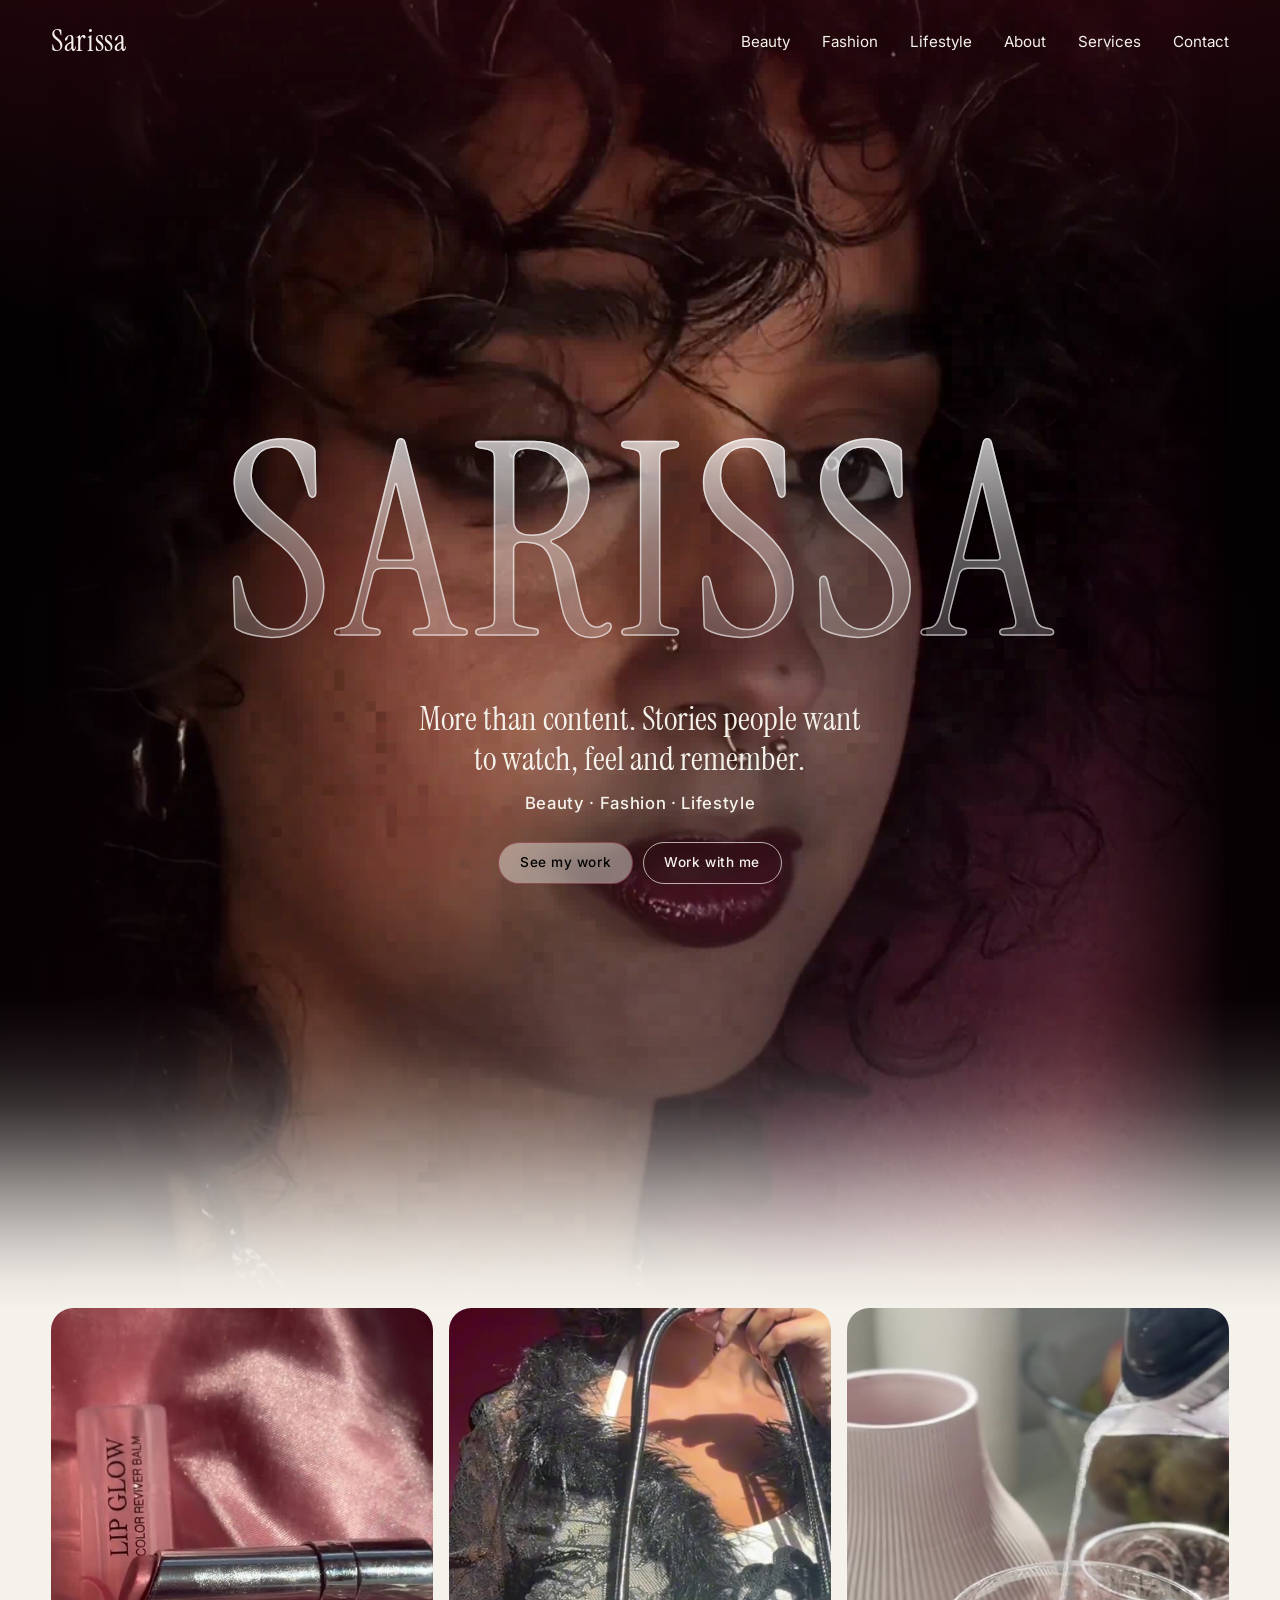
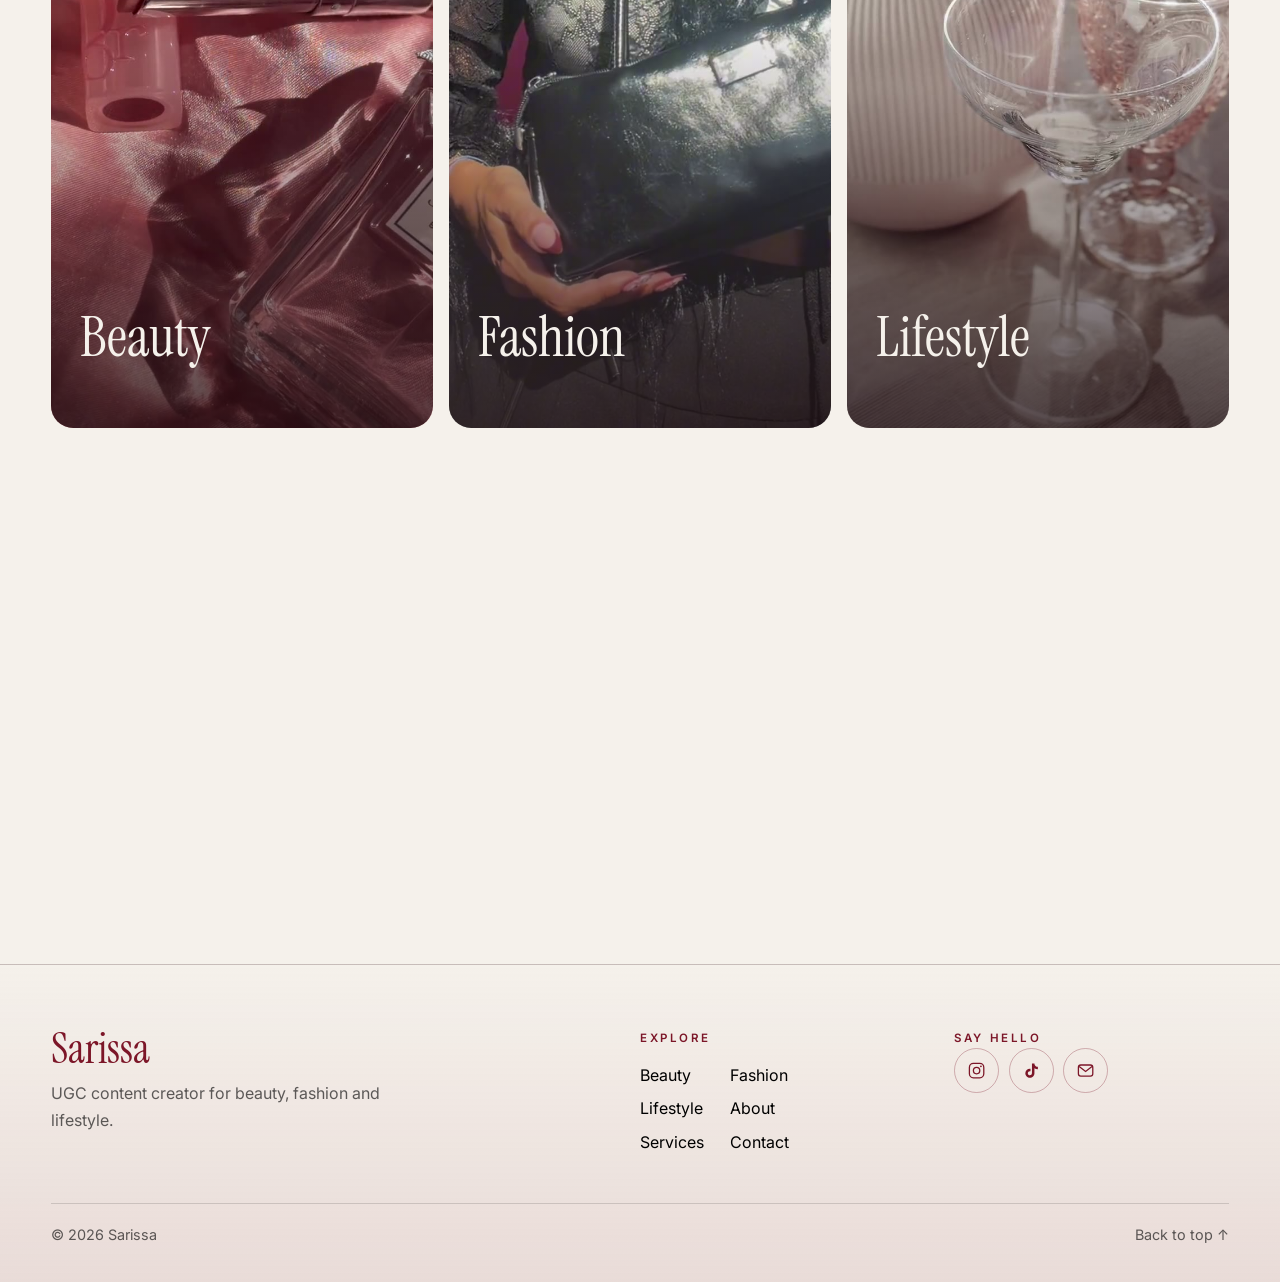
<file: index.html>
<!DOCTYPE html>
<html lang="en">
<head>
  <meta charset="utf-8">
  <meta name="viewport" content="width=device-width, initial-scale=1">
  <title>Sarissa | UGC content creator</title>
  <meta name="description" content="Sarissa is a UGC content creator for beauty, fashion and lifestyle brands.">
  <link rel="canonical" href="https://sarissa-ugc.com/">
  <meta property="og:type" content="website">
  <meta property="og:site_name" content="Sarissa">
  <meta property="og:title" content="Sarissa | UGC content creator">
  <meta property="og:description" content="Sarissa is a UGC content creator for beauty, fashion and lifestyle brands.">
  <meta property="og:url" content="https://sarissa-ugc.com/">
  <meta property="og:image" content="https://sarissa-ugc.com/assets/og-image.jpg">
  <meta property="og:image:width" content="1200">
  <meta property="og:image:height" content="630">
  <meta property="og:image:alt" content="Sarissa, UGC content creator: beauty looks and products">
  <meta name="twitter:card" content="summary_large_image">
  <link rel="icon" href="data:image/svg+xml,%3Csvg xmlns='http://www.w3.org/2000/svg' viewBox='0 0 64 64'%3E%3Crect width='64' height='64' rx='16' fill='%237C1628'/%3E%3Ctext x='32' y='45' font-size='40' text-anchor='middle' fill='%23F5F1EB' font-family='serif'%3ES%3C/text%3E%3C/svg%3E">
  <link rel="preconnect" href="https://fonts.googleapis.com">
  <link rel="preconnect" href="https://fonts.gstatic.com" crossorigin>
  <link href="https://fonts.googleapis.com/css2?family=Instrument+Serif:ital@0;1&family=Inter:wght@400;500;600&display=swap" rel="stylesheet">
  <link rel="stylesheet" href="style.css?v=18">
</head>
<body class="home">
  <header class="site-header">
    <a class="wordmark" href="index.html">Sarissa</a>
    <button class="nav-toggle" aria-expanded="false" aria-controls="menu"><span></span><span></span><span class="sr">Menu</span></button>
    <nav id="menu" class="nav" aria-label="Main">
      <ul>
        <li><a href="beauty.html">Beauty</a></li>
        <li><a href="fashion.html">Fashion</a></li>
        <li><a href="lifestyle.html">Lifestyle</a></li>
        <li><a href="about.html">About</a></li>
        <li><a href="services.html">Services</a></li>
        <li><a href="contact.html">Contact</a></li>
      </ul>
    </nav>
  </header>
  <main>
    <section class="hero">
      <div class="hero-media">
        <video class="hero-video" poster="assets/home/hero-poster.jpg" autoplay muted loop playsinline preload="auto" aria-label="Sarissa, video portrait">
          <source src="assets/home/hero-wide.mp4" type="video/mp4" media="(min-width: 821px) and (min-aspect-ratio: 4/5)">
          <source src="assets/home/hero.mp4" type="video/mp4">
        </video>
      </div>
      <div class="hero-inner">
        <h1 class="wordmark-xl" aria-label="Sarissa"><span aria-hidden="true" style="--i:0">S</span><span aria-hidden="true" style="--i:1">a</span><span aria-hidden="true" style="--i:2">r</span><span aria-hidden="true" style="--i:3">i</span><span aria-hidden="true" style="--i:4">s</span><span aria-hidden="true" style="--i:5">s</span><span aria-hidden="true" style="--i:6">a</span></h1>
        <p class="hero-tag">More than content. Stories people want to watch, feel and remember.</p>
        <p class="hero-role">Beauty · Fashion · Lifestyle</p>
        <div class="hero-cta">
          <a class="btn" href="#worlds">See my work</a>
          <a class="btn ghost" href="contact.html">Work with me</a>
        </div>
      </div>
    </section>

    <section class="worlds" id="worlds" aria-label="Content categories">
      <a class="world b" href="beauty.html" style="--cover:url('assets/home/beauty.jpg')">
        <video src="assets/home/beauty.mp4" muted loop playsinline preload="none" aria-hidden="true"></video>
        <h2>Beauty</h2><p>Makeup, skincare and hair.</p>
      </a>
      <a class="world f" href="fashion.html" style="--cover:url('assets/home/fashion.jpg')">
        <video src="assets/home/fashion.mp4" muted loop playsinline preload="none" aria-hidden="true"></video>
        <h2>Fashion</h2><p>Outfits, textures and details.</p>
      </a>
      <a class="world l" href="lifestyle.html" style="--cover:url('assets/home/lifestyle.jpg')">
        <video src="assets/home/lifestyle.mp4" muted loop playsinline preload="none" aria-hidden="true"></video>
        <h2>Lifestyle</h2><p>Aesthetic and small moments.</p>
      </a>
    </section>

    <section class="cta-band reveal">
      <h2>Let's turn your product into a moment.</h2>
      <a class="btn dark arrow" href="contact.html">Work with me</a>
    </section>
  </main>
  <footer class="site-footer">
    <div class="foot-top">
      <div class="foot-brand">
        <p class="foot-mark">Sarissa</p>
        <p>UGC content creator for beauty, fashion and lifestyle.</p>
      </div>
      <nav class="foot-nav" aria-label="Footer">
        <p class="eyebrow">Explore</p>
        <a href="beauty.html">Beauty</a><a href="fashion.html">Fashion</a><a href="lifestyle.html">Lifestyle</a><a href="about.html">About</a><a href="services.html">Services</a><a href="contact.html">Contact</a>
      </nav>
      <div class="foot-social">
        <p class="eyebrow">Say hello</p>
        <div class="socials">
          <a class="soc" data-social="instagram" href="#" aria-label="Instagram"><svg viewBox="0 0 24 24" aria-hidden="true" fill="none" stroke="currentColor" stroke-width="1.6"><rect x="3" y="3" width="18" height="18" rx="5"/><circle cx="12" cy="12" r="4"/><circle cx="17.4" cy="6.6" r="1.1" fill="currentColor" stroke="none"/></svg></a>
          <a class="soc" data-social="tiktok" href="#" aria-label="TikTok"><svg viewBox="0 0 24 24" aria-hidden="true" fill="currentColor"><path d="M16.6 5.82A4.28 4.28 0 0 1 15.54 3h-3.09v12.4a2.59 2.59 0 0 1-2.59 2.5c-1.42 0-2.6-1.16-2.6-2.6 0-1.72 1.66-3.01 3.37-2.48V9.66c-3.45-.46-6.47 2.22-6.47 5.64 0 3.33 2.76 5.7 5.69 5.7 3.14 0 5.69-2.55 5.69-5.7V9.01a7.35 7.35 0 0 0 4.3 1.38V7.3s-1.88.09-3.24-1.48z"/></svg></a>
          <a class="soc" data-email href="#" aria-label="Email"><svg viewBox="0 0 24 24" aria-hidden="true" fill="none" stroke="currentColor" stroke-width="1.6"><rect x="3" y="5" width="18" height="14" rx="3"/><path d="m4 7 8 6 8-6"/></svg></a>
        </div>
      </div>
    </div>
    <div class="foot-bottom">
      <p class="copy">&copy; <span data-year>2026</span> Sarissa</p>
      <a class="to-top" href="#" data-top>Back to top <span aria-hidden="true">&uarr;</span></a>
    </div>
  </footer>
  <script src="content.js?v=18"></script>
  <script src="script.js?v=18"></script>
  <!-- Cloudflare Web Analytics --><script defer src="https://static.cloudflareinsights.com/beacon.min.js" data-cf-beacon='{"token": "9e6782a55d4944d29371c97cfbad153e"}'></script><!-- End Cloudflare Web Analytics -->
</body>
</html>
</file>
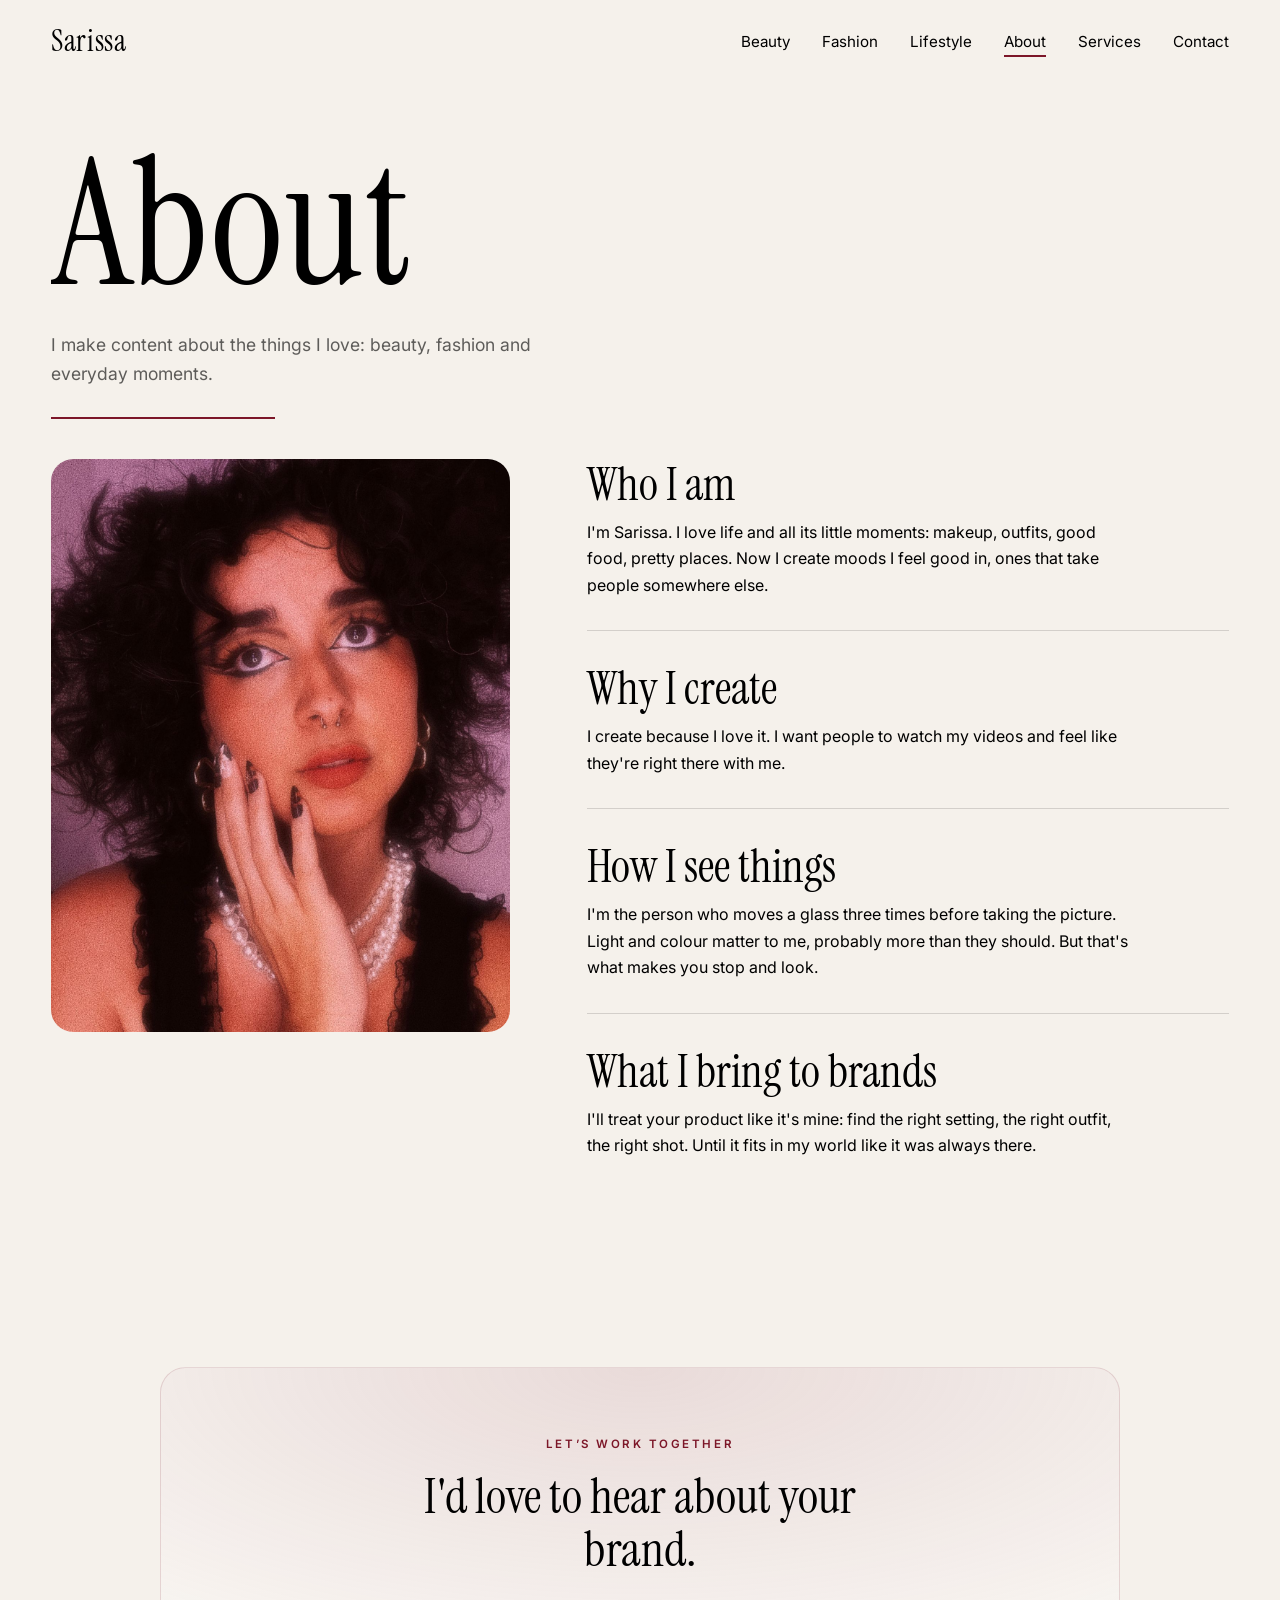
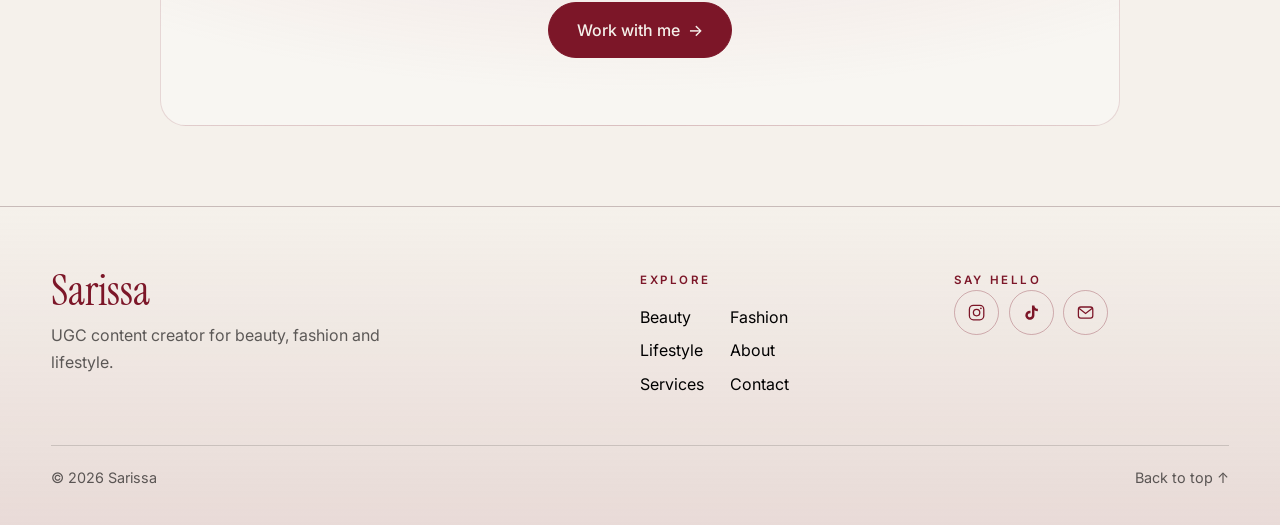
<file: about.html>
<!DOCTYPE html>
<html lang="en">
<head>
  <meta charset="utf-8">
  <meta name="viewport" content="width=device-width, initial-scale=1">
  <title>About | Sarissa</title>
  <meta name="description" content="About Sarissa, UGC content creator.">
  <link rel="canonical" href="https://sarissa-ugc.com/about.html">
  <meta property="og:type" content="website">
  <meta property="og:site_name" content="Sarissa">
  <meta property="og:title" content="About | Sarissa">
  <meta property="og:description" content="About Sarissa, UGC content creator.">
  <meta property="og:url" content="https://sarissa-ugc.com/about.html">
  <meta property="og:image" content="https://sarissa-ugc.com/assets/og-image.jpg">
  <meta property="og:image:width" content="1200">
  <meta property="og:image:height" content="630">
  <meta property="og:image:alt" content="Sarissa, UGC content creator: beauty looks and products">
  <meta name="twitter:card" content="summary_large_image">
  <link rel="icon" href="data:image/svg+xml,%3Csvg xmlns='http://www.w3.org/2000/svg' viewBox='0 0 64 64'%3E%3Crect width='64' height='64' rx='16' fill='%237C1628'/%3E%3Ctext x='32' y='45' font-size='40' text-anchor='middle' fill='%23F5F1EB' font-family='serif'%3ES%3C/text%3E%3C/svg%3E">
  <link rel="preconnect" href="https://fonts.googleapis.com">
  <link rel="preconnect" href="https://fonts.gstatic.com" crossorigin>
  <link href="https://fonts.googleapis.com/css2?family=Instrument+Serif:ital@0;1&family=Inter:wght@400;500;600&display=swap" rel="stylesheet">
  <link rel="stylesheet" href="style.css?v=18">
</head>
<body class="">
  <header class="site-header">
    <a class="wordmark" href="index.html">Sarissa</a>
    <button class="nav-toggle" aria-expanded="false" aria-controls="menu"><span></span><span></span><span class="sr">Menu</span></button>
    <nav id="menu" class="nav" aria-label="Main">
      <ul>
        <li><a href="beauty.html">Beauty</a></li>
        <li><a href="fashion.html">Fashion</a></li>
        <li><a href="lifestyle.html">Lifestyle</a></li>
        <li><a href="about.html" aria-current="page">About</a></li>
        <li><a href="services.html">Services</a></li>
        <li><a href="contact.html">Contact</a></li>
      </ul>
    </nav>
  </header>
  <main>
    <section class="page-head">
      <h1 data-split>About</h1>
      <p>I make content about the things I love: beauty, fashion and everyday moments.</p>
    </section>
    <div class="about-grid">
      <div class="portrait" style="--cover:url('assets/about/portrait.jpg')" role="img" aria-label="Portrait of Sarissa"></div>
      <div class="about-blocks">
        <section class="reveal">
          <h2>Who I am</h2>
          <p>I'm Sarissa. I love life and all its little moments: makeup, outfits, good food, pretty places. Now I create moods I feel good in, ones that take people somewhere else.</p>
        </section>
        <section class="reveal">
          <h2>Why I create</h2>
          <p>I create because I love it. I want people to watch my videos and feel like they're right there with me.</p>
        </section>
        <section class="reveal">
          <h2>How I see things</h2>
          <p>I'm the person who moves a glass three times before taking the picture. Light and colour matter to me, probably more than they should. But that's what makes you stop and look.</p>
        </section>
        <section class="reveal">
          <h2>What I bring to brands</h2>
          <p>I'll treat your product like it's mine: find the right setting, the right outfit, the right shot. Until it fits in my world like it was always there.</p>
        </section>
      </div>
    </div>
    <section class="cta-band reveal">
      <h2>I'd love to hear about your brand.</h2>
      <a class="btn dark arrow" href="contact.html">Work with me</a>
    </section>
  </main>
  <footer class="site-footer">
    <div class="foot-top">
      <div class="foot-brand">
        <p class="foot-mark">Sarissa</p>
        <p>UGC content creator for beauty, fashion and lifestyle.</p>
      </div>
      <nav class="foot-nav" aria-label="Footer">
        <p class="eyebrow">Explore</p>
        <a href="beauty.html">Beauty</a><a href="fashion.html">Fashion</a><a href="lifestyle.html">Lifestyle</a><a href="about.html">About</a><a href="services.html">Services</a><a href="contact.html">Contact</a>
      </nav>
      <div class="foot-social">
        <p class="eyebrow">Say hello</p>
        <div class="socials">
          <a class="soc" data-social="instagram" href="#" aria-label="Instagram"><svg viewBox="0 0 24 24" aria-hidden="true" fill="none" stroke="currentColor" stroke-width="1.6"><rect x="3" y="3" width="18" height="18" rx="5"/><circle cx="12" cy="12" r="4"/><circle cx="17.4" cy="6.6" r="1.1" fill="currentColor" stroke="none"/></svg></a>
          <a class="soc" data-social="tiktok" href="#" aria-label="TikTok"><svg viewBox="0 0 24 24" aria-hidden="true" fill="currentColor"><path d="M16.6 5.82A4.28 4.28 0 0 1 15.54 3h-3.09v12.4a2.59 2.59 0 0 1-2.59 2.5c-1.42 0-2.6-1.16-2.6-2.6 0-1.72 1.66-3.01 3.37-2.48V9.66c-3.45-.46-6.47 2.22-6.47 5.64 0 3.33 2.76 5.7 5.69 5.7 3.14 0 5.69-2.55 5.69-5.7V9.01a7.35 7.35 0 0 0 4.3 1.38V7.3s-1.88.09-3.24-1.48z"/></svg></a>
          <a class="soc" data-email href="#" aria-label="Email"><svg viewBox="0 0 24 24" aria-hidden="true" fill="none" stroke="currentColor" stroke-width="1.6"><rect x="3" y="5" width="18" height="14" rx="3"/><path d="m4 7 8 6 8-6"/></svg></a>
        </div>
      </div>
    </div>
    <div class="foot-bottom">
      <p class="copy">&copy; <span data-year>2026</span> Sarissa</p>
      <a class="to-top" href="#" data-top>Back to top <span aria-hidden="true">&uarr;</span></a>
    </div>
  </footer>
  <script src="content.js?v=18"></script>
  <script src="script.js?v=18"></script>
  <!-- Cloudflare Web Analytics --><script defer src="https://static.cloudflareinsights.com/beacon.min.js" data-cf-beacon='{"token": "9e6782a55d4944d29371c97cfbad153e"}'></script><!-- End Cloudflare Web Analytics -->
</body>
</html>
</file>
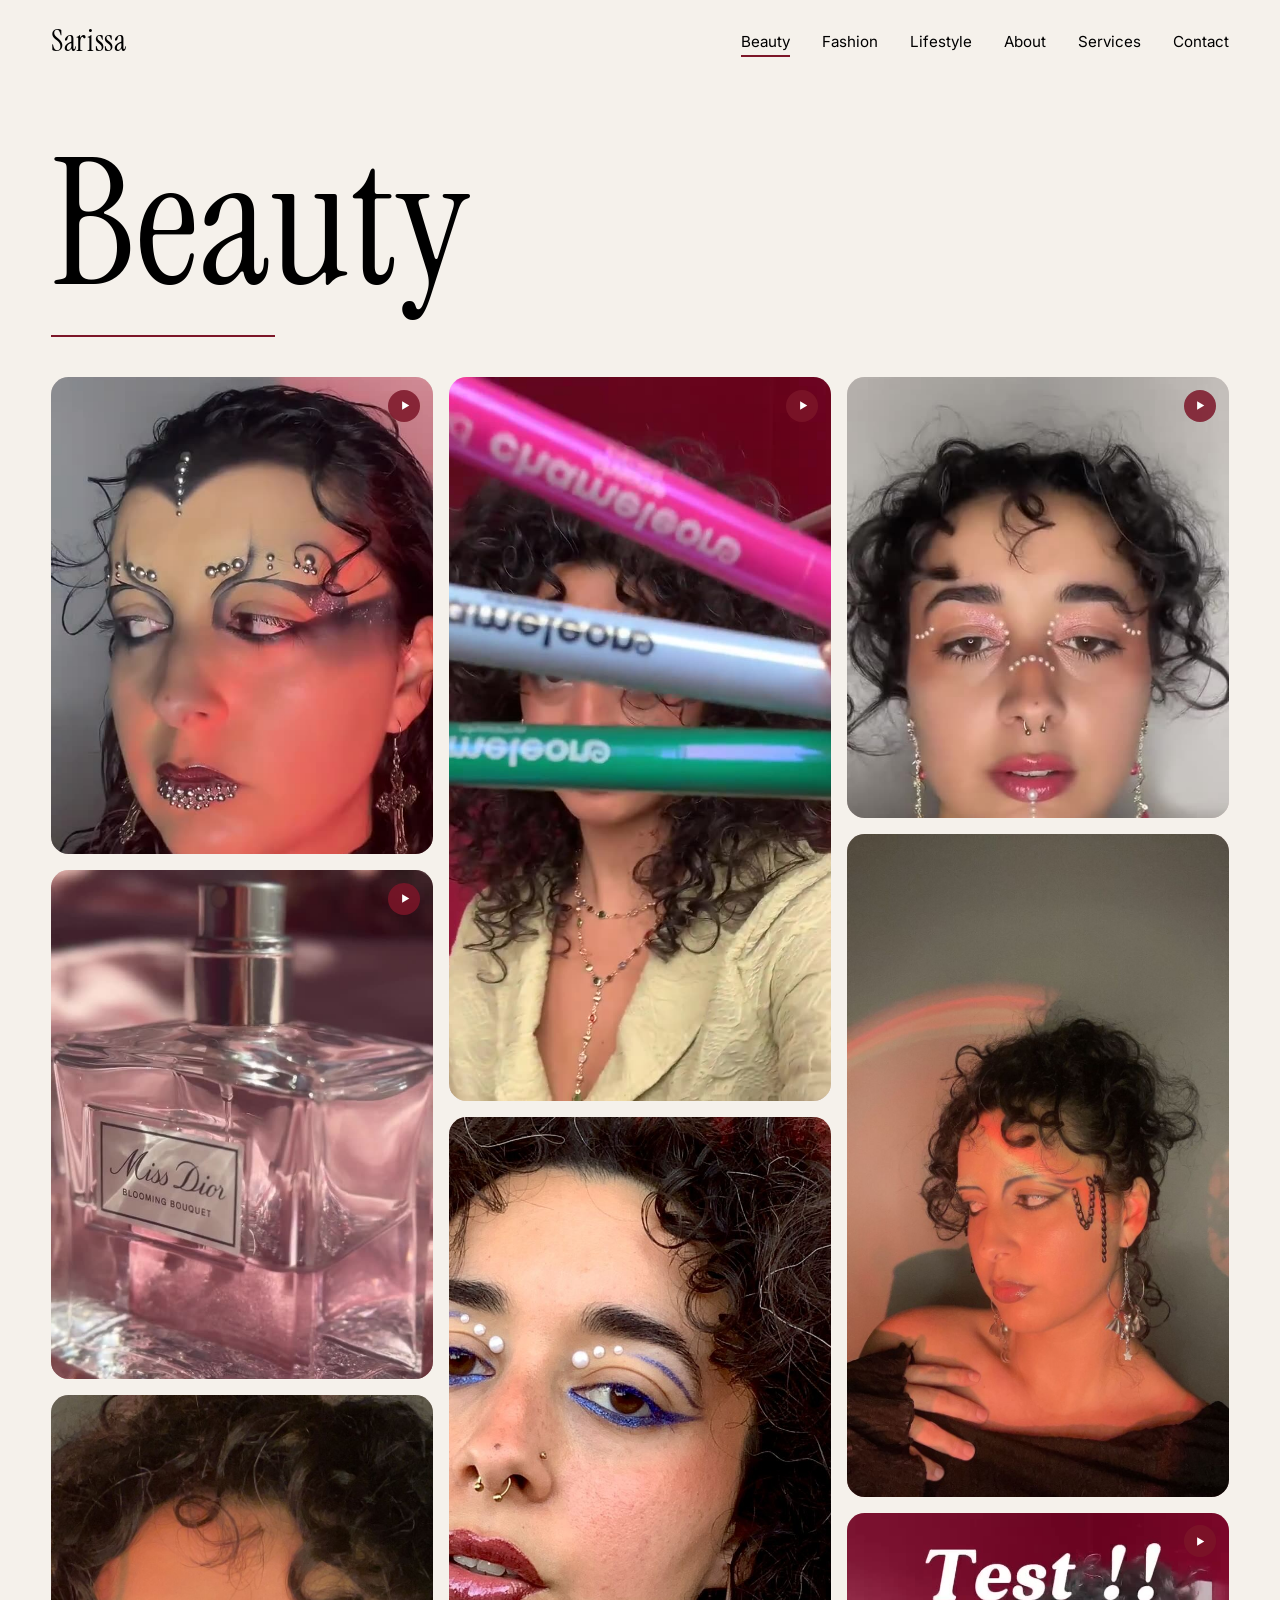
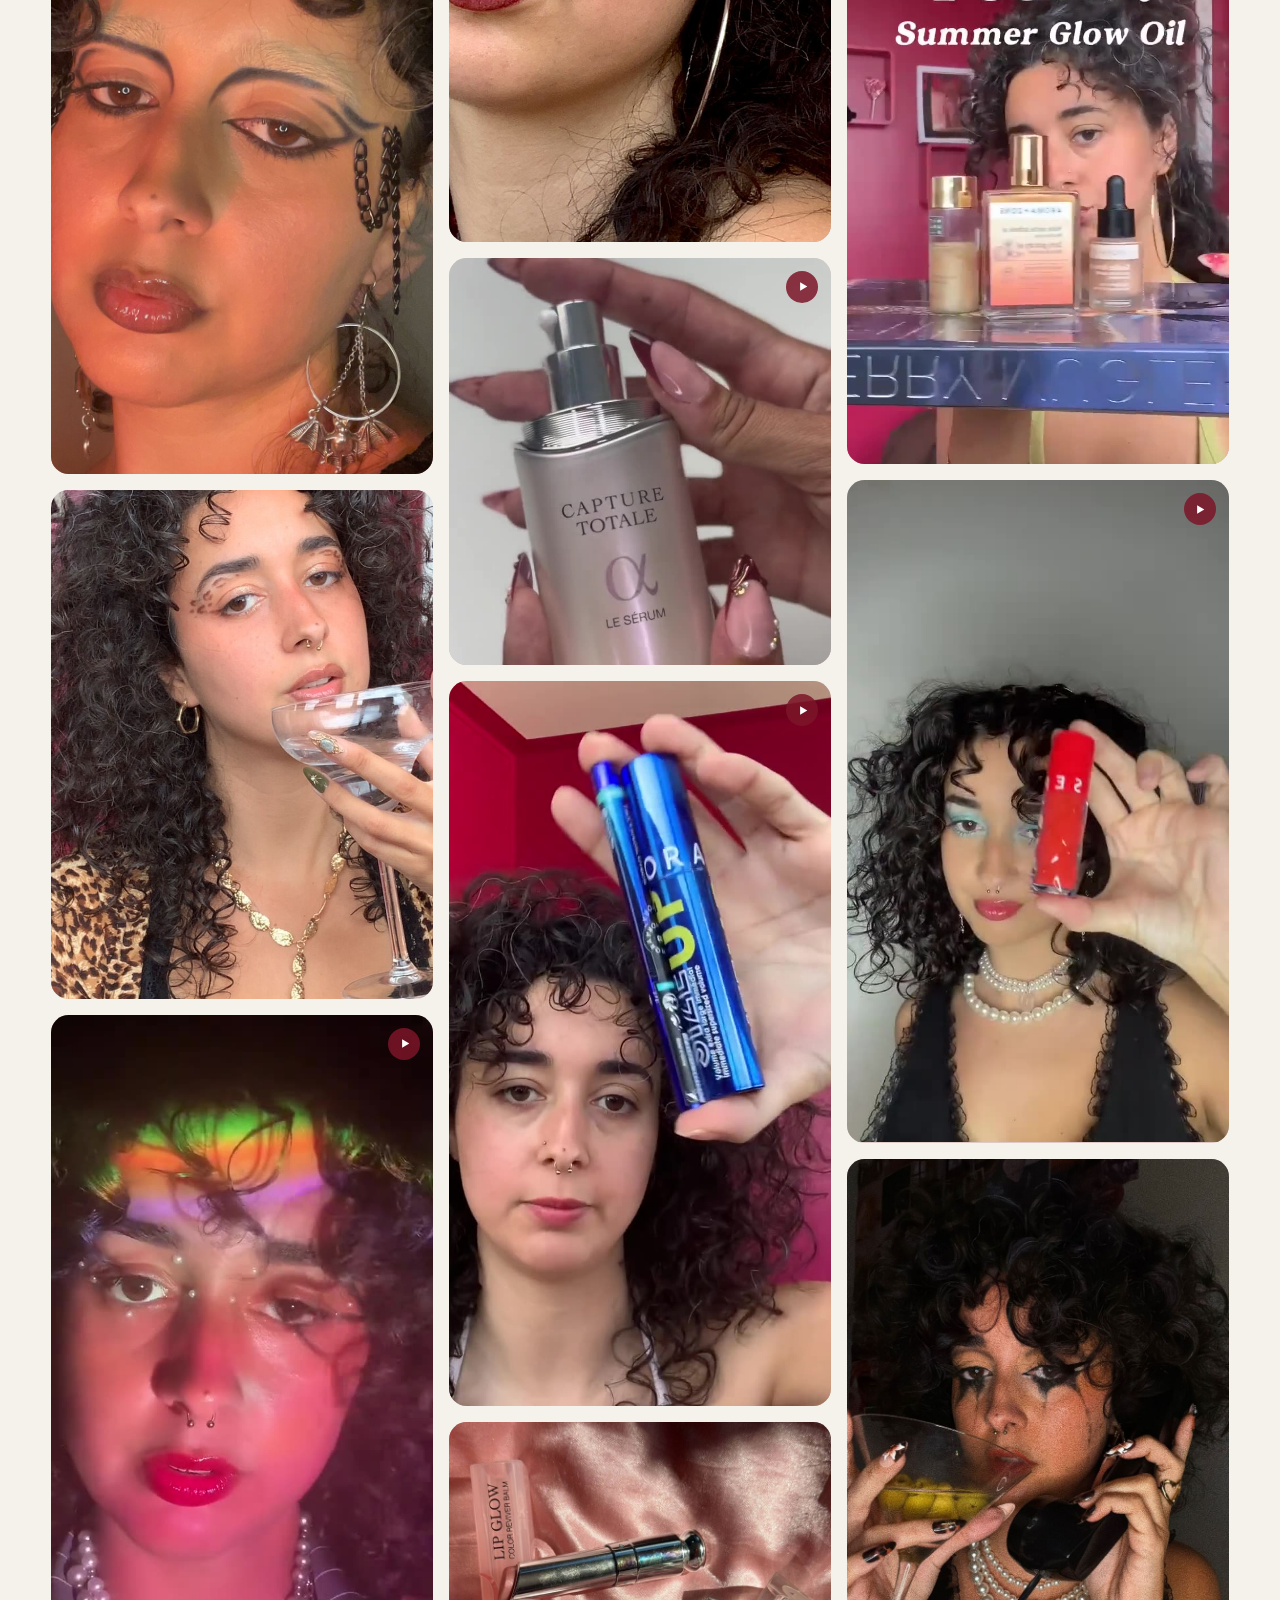
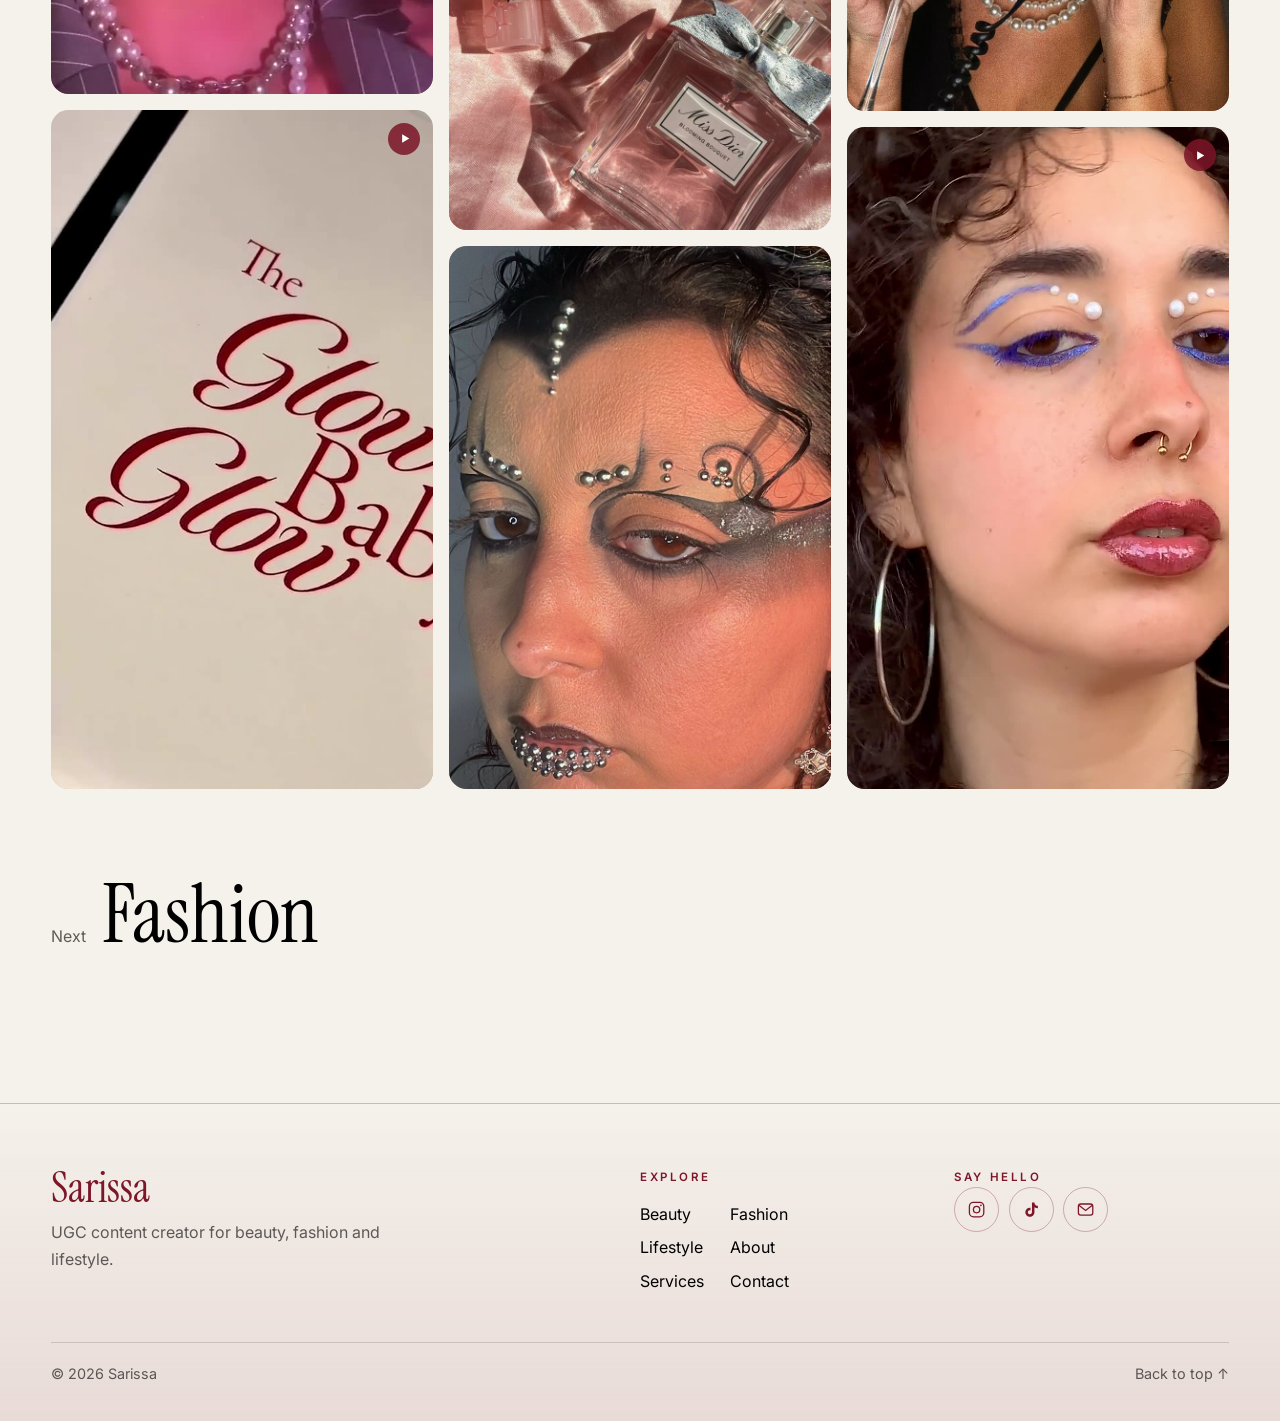
<file: beauty.html>
<!DOCTYPE html>
<html lang="en">
<head>
  <meta charset="utf-8">
  <meta name="viewport" content="width=device-width, initial-scale=1">
  <title>Beauty | Sarissa</title>
  <meta name="description" content="Beauty UGC content by Sarissa.">
  <link rel="canonical" href="https://sarissa-ugc.com/beauty.html">
  <meta property="og:type" content="website">
  <meta property="og:site_name" content="Sarissa">
  <meta property="og:title" content="Beauty | Sarissa">
  <meta property="og:description" content="Beauty UGC content by Sarissa.">
  <meta property="og:url" content="https://sarissa-ugc.com/beauty.html">
  <meta property="og:image" content="https://sarissa-ugc.com/assets/og-image.jpg">
  <meta property="og:image:width" content="1200">
  <meta property="og:image:height" content="630">
  <meta property="og:image:alt" content="Sarissa, UGC content creator: beauty looks and products">
  <meta name="twitter:card" content="summary_large_image">
  <link rel="icon" href="data:image/svg+xml,%3Csvg xmlns='http://www.w3.org/2000/svg' viewBox='0 0 64 64'%3E%3Crect width='64' height='64' rx='16' fill='%237C1628'/%3E%3Ctext x='32' y='45' font-size='40' text-anchor='middle' fill='%23F5F1EB' font-family='serif'%3ES%3C/text%3E%3C/svg%3E">
  <link rel="preconnect" href="https://fonts.googleapis.com">
  <link rel="preconnect" href="https://fonts.gstatic.com" crossorigin>
  <link href="https://fonts.googleapis.com/css2?family=Instrument+Serif:ital@0;1&family=Inter:wght@400;500;600&display=swap" rel="stylesheet">
  <link rel="stylesheet" href="style.css?v=18">
</head>
<body class="">
  <header class="site-header">
    <a class="wordmark" href="index.html">Sarissa</a>
    <button class="nav-toggle" aria-expanded="false" aria-controls="menu"><span></span><span></span><span class="sr">Menu</span></button>
    <nav id="menu" class="nav" aria-label="Main">
      <ul>
        <li><a href="beauty.html" aria-current="page">Beauty</a></li>
        <li><a href="fashion.html">Fashion</a></li>
        <li><a href="lifestyle.html">Lifestyle</a></li>
        <li><a href="about.html">About</a></li>
        <li><a href="services.html">Services</a></li>
        <li><a href="contact.html">Contact</a></li>
      </ul>
    </nav>
  </header>
  <main>
    <section class="page-head">
      <h1 data-split>Beauty</h1>
    </section>
    <div class="gallery" data-gallery="beauty" aria-label="Beauty content"></div>
    <section class="next">
      <a href="fashion.html"><span>Next</span>Fashion</a>
    </section>
  </main>
  <footer class="site-footer">
    <div class="foot-top">
      <div class="foot-brand">
        <p class="foot-mark">Sarissa</p>
        <p>UGC content creator for beauty, fashion and lifestyle.</p>
      </div>
      <nav class="foot-nav" aria-label="Footer">
        <p class="eyebrow">Explore</p>
        <a href="beauty.html">Beauty</a><a href="fashion.html">Fashion</a><a href="lifestyle.html">Lifestyle</a><a href="about.html">About</a><a href="services.html">Services</a><a href="contact.html">Contact</a>
      </nav>
      <div class="foot-social">
        <p class="eyebrow">Say hello</p>
        <div class="socials">
          <a class="soc" data-social="instagram" href="#" aria-label="Instagram"><svg viewBox="0 0 24 24" aria-hidden="true" fill="none" stroke="currentColor" stroke-width="1.6"><rect x="3" y="3" width="18" height="18" rx="5"/><circle cx="12" cy="12" r="4"/><circle cx="17.4" cy="6.6" r="1.1" fill="currentColor" stroke="none"/></svg></a>
          <a class="soc" data-social="tiktok" href="#" aria-label="TikTok"><svg viewBox="0 0 24 24" aria-hidden="true" fill="currentColor"><path d="M16.6 5.82A4.28 4.28 0 0 1 15.54 3h-3.09v12.4a2.59 2.59 0 0 1-2.59 2.5c-1.42 0-2.6-1.16-2.6-2.6 0-1.72 1.66-3.01 3.37-2.48V9.66c-3.45-.46-6.47 2.22-6.47 5.64 0 3.33 2.76 5.7 5.69 5.7 3.14 0 5.69-2.55 5.69-5.7V9.01a7.35 7.35 0 0 0 4.3 1.38V7.3s-1.88.09-3.24-1.48z"/></svg></a>
          <a class="soc" data-email href="#" aria-label="Email"><svg viewBox="0 0 24 24" aria-hidden="true" fill="none" stroke="currentColor" stroke-width="1.6"><rect x="3" y="5" width="18" height="14" rx="3"/><path d="m4 7 8 6 8-6"/></svg></a>
        </div>
      </div>
    </div>
    <div class="foot-bottom">
      <p class="copy">&copy; <span data-year>2026</span> Sarissa</p>
      <a class="to-top" href="#" data-top>Back to top <span aria-hidden="true">&uarr;</span></a>
    </div>
  </footer>
  <script src="content.js?v=18"></script>
  <script src="script.js?v=18"></script>
  <!-- Cloudflare Web Analytics --><script defer src="https://static.cloudflareinsights.com/beacon.min.js" data-cf-beacon='{"token": "9e6782a55d4944d29371c97cfbad153e"}'></script><!-- End Cloudflare Web Analytics -->
</body>
</html>
</file>
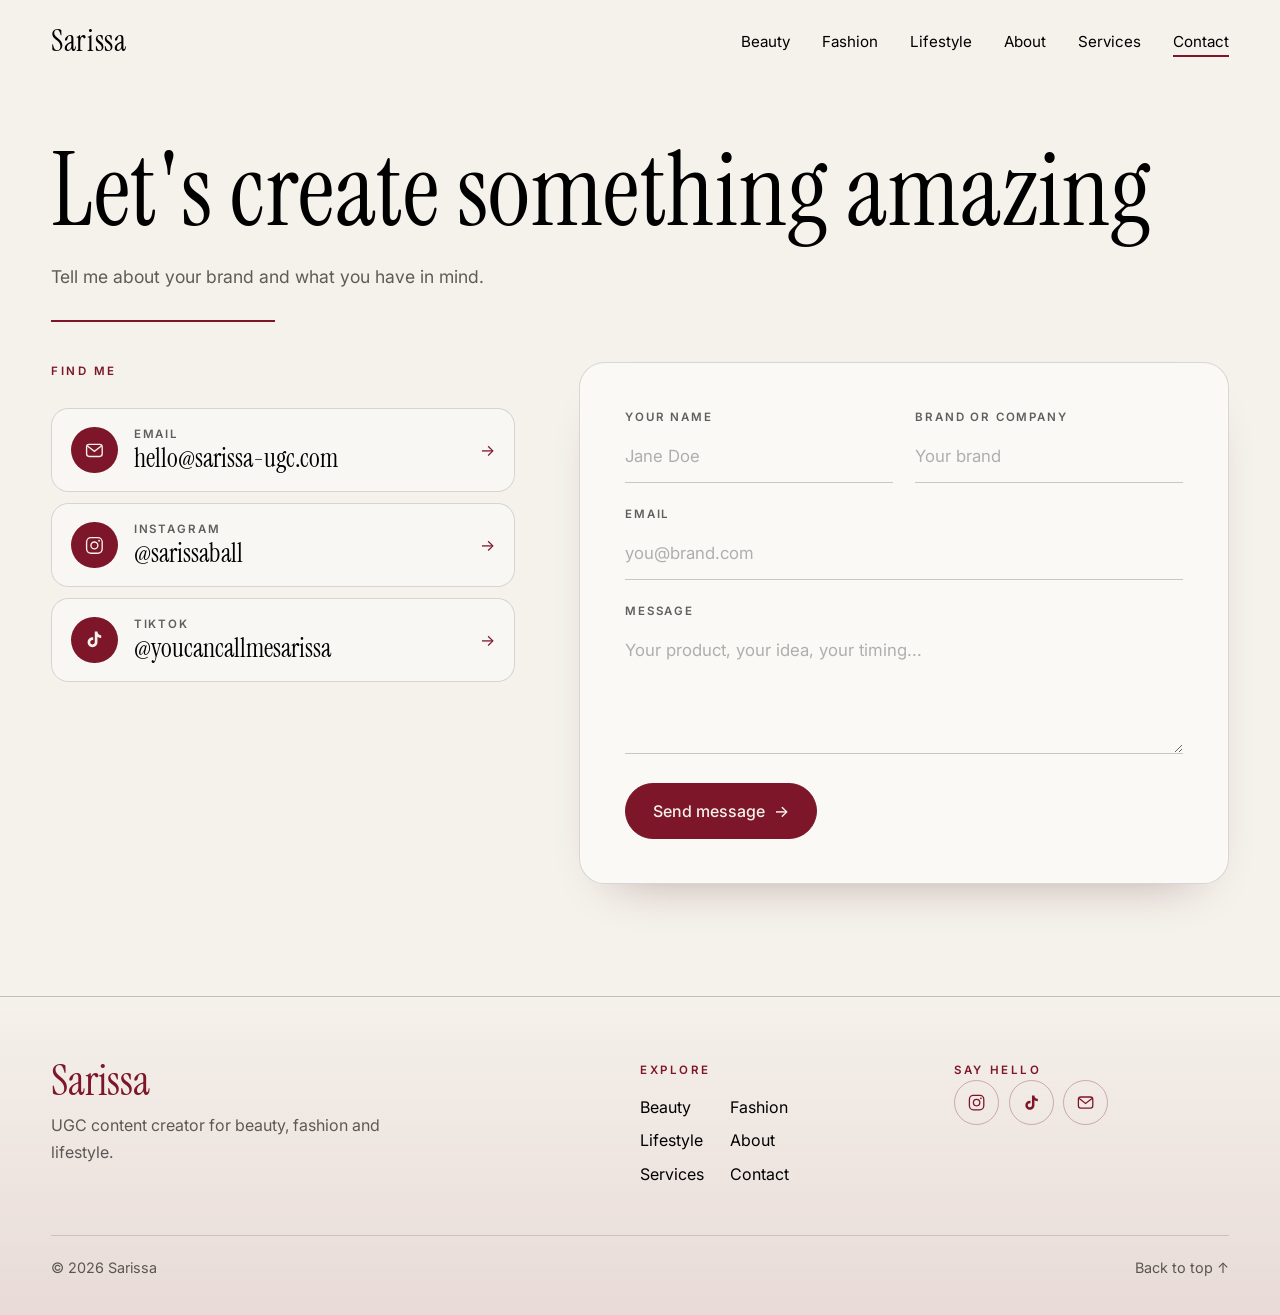
<file: contact.html>
<!DOCTYPE html>
<html lang="en">
<head>
  <meta charset="utf-8">
  <meta name="viewport" content="width=device-width, initial-scale=1">
  <title>Contact | Sarissa</title>
  <meta name="description" content="Work with Sarissa, UGC content creator.">
  <link rel="canonical" href="https://sarissa-ugc.com/contact.html">
  <meta property="og:type" content="website">
  <meta property="og:site_name" content="Sarissa">
  <meta property="og:title" content="Contact | Sarissa">
  <meta property="og:description" content="Work with Sarissa, UGC content creator.">
  <meta property="og:url" content="https://sarissa-ugc.com/contact.html">
  <meta property="og:image" content="https://sarissa-ugc.com/assets/og-image.jpg">
  <meta property="og:image:width" content="1200">
  <meta property="og:image:height" content="630">
  <meta property="og:image:alt" content="Sarissa, UGC content creator: beauty looks and products">
  <meta name="twitter:card" content="summary_large_image">
  <link rel="icon" href="data:image/svg+xml,%3Csvg xmlns='http://www.w3.org/2000/svg' viewBox='0 0 64 64'%3E%3Crect width='64' height='64' rx='16' fill='%237C1628'/%3E%3Ctext x='32' y='45' font-size='40' text-anchor='middle' fill='%23F5F1EB' font-family='serif'%3ES%3C/text%3E%3C/svg%3E">
  <link rel="preconnect" href="https://fonts.googleapis.com">
  <link rel="preconnect" href="https://fonts.gstatic.com" crossorigin>
  <link href="https://fonts.googleapis.com/css2?family=Instrument+Serif:ital@0;1&family=Inter:wght@400;500;600&display=swap" rel="stylesheet">
  <link rel="stylesheet" href="style.css?v=18">
</head>
<body class="">
  <header class="site-header">
    <a class="wordmark" href="index.html">Sarissa</a>
    <button class="nav-toggle" aria-expanded="false" aria-controls="menu"><span></span><span></span><span class="sr">Menu</span></button>
    <nav id="menu" class="nav" aria-label="Main">
      <ul>
        <li><a href="beauty.html">Beauty</a></li>
        <li><a href="fashion.html">Fashion</a></li>
        <li><a href="lifestyle.html">Lifestyle</a></li>
        <li><a href="about.html">About</a></li>
        <li><a href="services.html">Services</a></li>
        <li><a href="contact.html" aria-current="page">Contact</a></li>
      </ul>
    </nav>
  </header>
  <main>
    <section class="page-head">
      <h1 class="long" data-split>Let's create something amazing</h1>
      <p>Tell me about your brand and what you have in mind.</p>
    </section>
    <div class="contact-grid">
      <aside class="contact-side reveal">
        <p class="eyebrow">Find me</p>
        <a class="c-link" data-email href="#"><span class="c-ico"><svg viewBox="0 0 24 24" aria-hidden="true" fill="none" stroke="currentColor" stroke-width="1.6"><rect x="3" y="5" width="18" height="14" rx="3"/><path d="m4 7 8 6 8-6"/></svg></span><span class="c-txt"><small>Email</small><strong data-email-text>Email</strong></span><span class="c-arrow" aria-hidden="true">&rarr;</span></a>
        <a class="c-link" data-social="instagram" href="#"><span class="c-ico"><svg viewBox="0 0 24 24" aria-hidden="true" fill="none" stroke="currentColor" stroke-width="1.6"><rect x="3" y="3" width="18" height="18" rx="5"/><circle cx="12" cy="12" r="4"/><circle cx="17.4" cy="6.6" r="1.1" fill="currentColor" stroke="none"/></svg></span><span class="c-txt"><small>Instagram</small><strong data-handle="instagram">Instagram</strong></span><span class="c-arrow" aria-hidden="true">&rarr;</span></a>
        <a class="c-link" data-social="tiktok" href="#"><span class="c-ico"><svg viewBox="0 0 24 24" aria-hidden="true" fill="currentColor"><path d="M16.6 5.82A4.28 4.28 0 0 1 15.54 3h-3.09v12.4a2.59 2.59 0 0 1-2.59 2.5c-1.42 0-2.6-1.16-2.6-2.6 0-1.72 1.66-3.01 3.37-2.48V9.66c-3.45-.46-6.47 2.22-6.47 5.64 0 3.33 2.76 5.7 5.69 5.7 3.14 0 5.69-2.55 5.69-5.7V9.01a7.35 7.35 0 0 0 4.3 1.38V7.3s-1.88.09-3.24-1.48z"/></svg></span><span class="c-txt"><small>TikTok</small><strong data-handle="tiktok">TikTok</strong></span><span class="c-arrow" aria-hidden="true">&rarr;</span></a>
      </aside>
      <form id="contact-form" class="contact-card reveal" style="--d:120ms">
        <div class="row2">
          <label class="field"><span>Your name</span><input name="name" type="text" required autocomplete="name" placeholder="Jane Doe"></label>
          <label class="field"><span>Brand or company</span><input name="brand" type="text" autocomplete="organization" placeholder="Your brand"></label>
        </div>
        <label class="field"><span>Email</span><input name="email" type="email" required autocomplete="email" placeholder="you@brand.com"></label>
        <label class="field"><span>Message</span><textarea name="message" required placeholder="Your product, your idea, your timing..."></textarea></label>
        <input class="hp" type="text" name="_honey" tabindex="-1" autocomplete="off" aria-hidden="true">
        <div class="form-foot">
          <button class="btn dark arrow" type="submit">Send message</button>
          <p class="form-status" role="status" aria-live="polite"></p>
        </div>
        <div class="form-done" hidden>
          <span class="done-ico" aria-hidden="true"><svg viewBox="0 0 24 24" fill="none" stroke="currentColor" stroke-width="2"><path d="m5 12.5 4.5 4.5L19 7.5"/></svg></span>
          <h2>Thanks for reaching out!</h2>
          <p>I'll get back to you soon.</p>
        </div>
      </form>
    </div>
    </main>
  <footer class="site-footer">
    <div class="foot-top">
      <div class="foot-brand">
        <p class="foot-mark">Sarissa</p>
        <p>UGC content creator for beauty, fashion and lifestyle.</p>
      </div>
      <nav class="foot-nav" aria-label="Footer">
        <p class="eyebrow">Explore</p>
        <a href="beauty.html">Beauty</a><a href="fashion.html">Fashion</a><a href="lifestyle.html">Lifestyle</a><a href="about.html">About</a><a href="services.html">Services</a><a href="contact.html">Contact</a>
      </nav>
      <div class="foot-social">
        <p class="eyebrow">Say hello</p>
        <div class="socials">
          <a class="soc" data-social="instagram" href="#" aria-label="Instagram"><svg viewBox="0 0 24 24" aria-hidden="true" fill="none" stroke="currentColor" stroke-width="1.6"><rect x="3" y="3" width="18" height="18" rx="5"/><circle cx="12" cy="12" r="4"/><circle cx="17.4" cy="6.6" r="1.1" fill="currentColor" stroke="none"/></svg></a>
          <a class="soc" data-social="tiktok" href="#" aria-label="TikTok"><svg viewBox="0 0 24 24" aria-hidden="true" fill="currentColor"><path d="M16.6 5.82A4.28 4.28 0 0 1 15.54 3h-3.09v12.4a2.59 2.59 0 0 1-2.59 2.5c-1.42 0-2.6-1.16-2.6-2.6 0-1.72 1.66-3.01 3.37-2.48V9.66c-3.45-.46-6.47 2.22-6.47 5.64 0 3.33 2.76 5.7 5.69 5.7 3.14 0 5.69-2.55 5.69-5.7V9.01a7.35 7.35 0 0 0 4.3 1.38V7.3s-1.88.09-3.24-1.48z"/></svg></a>
          <a class="soc" data-email href="#" aria-label="Email"><svg viewBox="0 0 24 24" aria-hidden="true" fill="none" stroke="currentColor" stroke-width="1.6"><rect x="3" y="5" width="18" height="14" rx="3"/><path d="m4 7 8 6 8-6"/></svg></a>
        </div>
      </div>
    </div>
    <div class="foot-bottom">
      <p class="copy">&copy; <span data-year>2026</span> Sarissa</p>
      <a class="to-top" href="#" data-top>Back to top <span aria-hidden="true">&uarr;</span></a>
    </div>
  </footer>
  <script src="content.js?v=18"></script>
  <script src="script.js?v=18"></script>
  <!-- Cloudflare Web Analytics --><script defer src="https://static.cloudflareinsights.com/beacon.min.js" data-cf-beacon='{"token": "9e6782a55d4944d29371c97cfbad153e"}'></script><!-- End Cloudflare Web Analytics -->
</body>
</html>
</file>
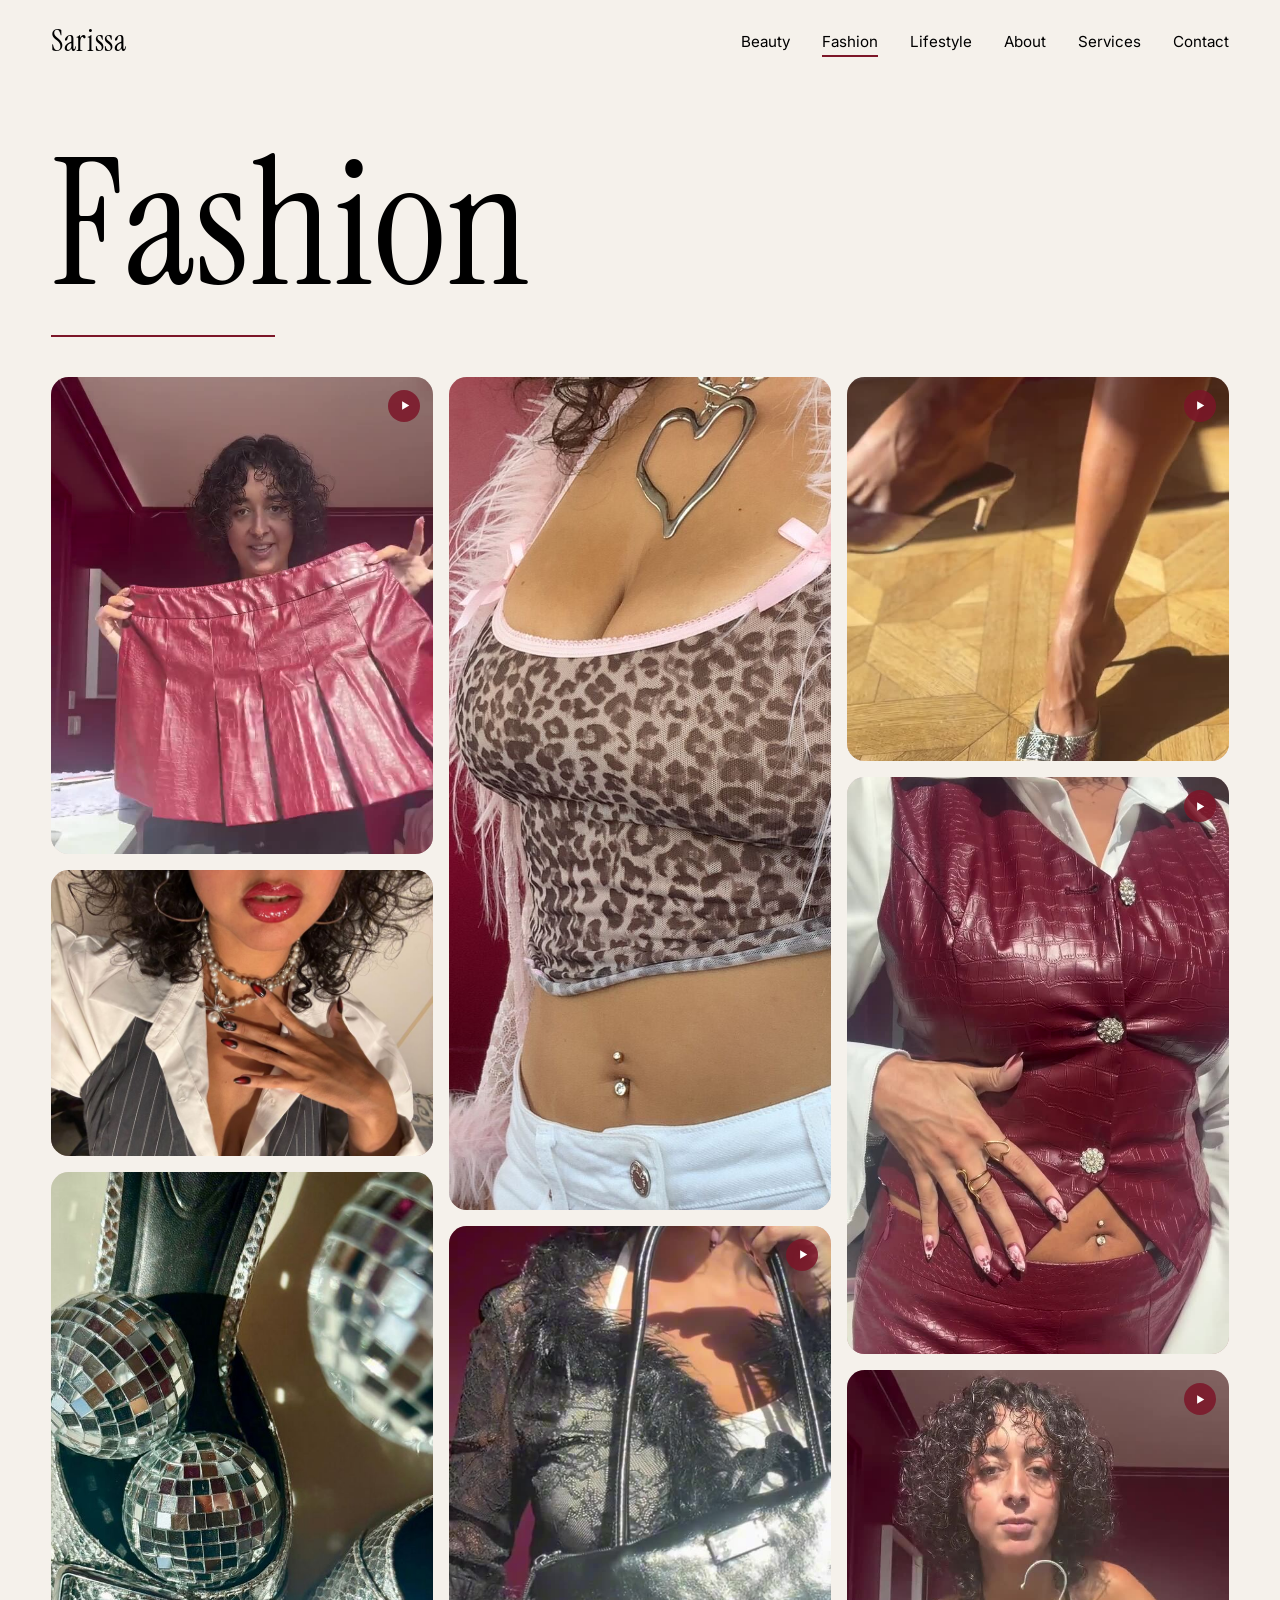
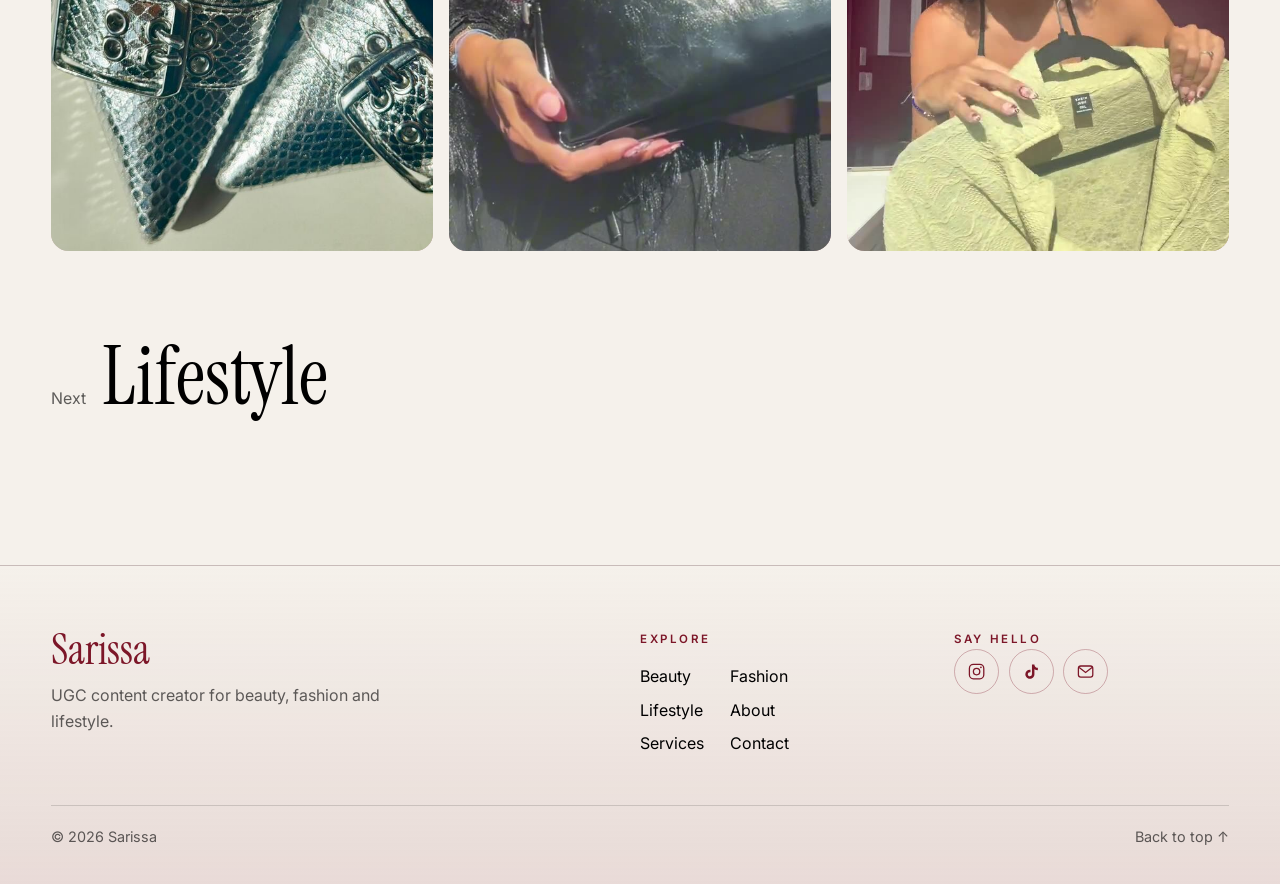
<file: fashion.html>
<!DOCTYPE html>
<html lang="en">
<head>
  <meta charset="utf-8">
  <meta name="viewport" content="width=device-width, initial-scale=1">
  <title>Fashion | Sarissa</title>
  <meta name="description" content="Fashion UGC content by Sarissa.">
  <link rel="canonical" href="https://sarissa-ugc.com/fashion.html">
  <meta property="og:type" content="website">
  <meta property="og:site_name" content="Sarissa">
  <meta property="og:title" content="Fashion | Sarissa">
  <meta property="og:description" content="Fashion UGC content by Sarissa.">
  <meta property="og:url" content="https://sarissa-ugc.com/fashion.html">
  <meta property="og:image" content="https://sarissa-ugc.com/assets/og-image.jpg">
  <meta property="og:image:width" content="1200">
  <meta property="og:image:height" content="630">
  <meta property="og:image:alt" content="Sarissa, UGC content creator: beauty looks and products">
  <meta name="twitter:card" content="summary_large_image">
  <link rel="icon" href="data:image/svg+xml,%3Csvg xmlns='http://www.w3.org/2000/svg' viewBox='0 0 64 64'%3E%3Crect width='64' height='64' rx='16' fill='%237C1628'/%3E%3Ctext x='32' y='45' font-size='40' text-anchor='middle' fill='%23F5F1EB' font-family='serif'%3ES%3C/text%3E%3C/svg%3E">
  <link rel="preconnect" href="https://fonts.googleapis.com">
  <link rel="preconnect" href="https://fonts.gstatic.com" crossorigin>
  <link href="https://fonts.googleapis.com/css2?family=Instrument+Serif:ital@0;1&family=Inter:wght@400;500;600&display=swap" rel="stylesheet">
  <link rel="stylesheet" href="style.css?v=18">
</head>
<body class="">
  <header class="site-header">
    <a class="wordmark" href="index.html">Sarissa</a>
    <button class="nav-toggle" aria-expanded="false" aria-controls="menu"><span></span><span></span><span class="sr">Menu</span></button>
    <nav id="menu" class="nav" aria-label="Main">
      <ul>
        <li><a href="beauty.html">Beauty</a></li>
        <li><a href="fashion.html" aria-current="page">Fashion</a></li>
        <li><a href="lifestyle.html">Lifestyle</a></li>
        <li><a href="about.html">About</a></li>
        <li><a href="services.html">Services</a></li>
        <li><a href="contact.html">Contact</a></li>
      </ul>
    </nav>
  </header>
  <main>
    <section class="page-head">
      <h1 data-split>Fashion</h1>
    </section>
    <div class="gallery" data-gallery="fashion" aria-label="Fashion content"></div>
    <section class="next">
      <a href="lifestyle.html"><span>Next</span>Lifestyle</a>
    </section>
  </main>
  <footer class="site-footer">
    <div class="foot-top">
      <div class="foot-brand">
        <p class="foot-mark">Sarissa</p>
        <p>UGC content creator for beauty, fashion and lifestyle.</p>
      </div>
      <nav class="foot-nav" aria-label="Footer">
        <p class="eyebrow">Explore</p>
        <a href="beauty.html">Beauty</a><a href="fashion.html">Fashion</a><a href="lifestyle.html">Lifestyle</a><a href="about.html">About</a><a href="services.html">Services</a><a href="contact.html">Contact</a>
      </nav>
      <div class="foot-social">
        <p class="eyebrow">Say hello</p>
        <div class="socials">
          <a class="soc" data-social="instagram" href="#" aria-label="Instagram"><svg viewBox="0 0 24 24" aria-hidden="true" fill="none" stroke="currentColor" stroke-width="1.6"><rect x="3" y="3" width="18" height="18" rx="5"/><circle cx="12" cy="12" r="4"/><circle cx="17.4" cy="6.6" r="1.1" fill="currentColor" stroke="none"/></svg></a>
          <a class="soc" data-social="tiktok" href="#" aria-label="TikTok"><svg viewBox="0 0 24 24" aria-hidden="true" fill="currentColor"><path d="M16.6 5.82A4.28 4.28 0 0 1 15.54 3h-3.09v12.4a2.59 2.59 0 0 1-2.59 2.5c-1.42 0-2.6-1.16-2.6-2.6 0-1.72 1.66-3.01 3.37-2.48V9.66c-3.45-.46-6.47 2.22-6.47 5.64 0 3.33 2.76 5.7 5.69 5.7 3.14 0 5.69-2.55 5.69-5.7V9.01a7.35 7.35 0 0 0 4.3 1.38V7.3s-1.88.09-3.24-1.48z"/></svg></a>
          <a class="soc" data-email href="#" aria-label="Email"><svg viewBox="0 0 24 24" aria-hidden="true" fill="none" stroke="currentColor" stroke-width="1.6"><rect x="3" y="5" width="18" height="14" rx="3"/><path d="m4 7 8 6 8-6"/></svg></a>
        </div>
      </div>
    </div>
    <div class="foot-bottom">
      <p class="copy">&copy; <span data-year>2026</span> Sarissa</p>
      <a class="to-top" href="#" data-top>Back to top <span aria-hidden="true">&uarr;</span></a>
    </div>
  </footer>
  <script src="content.js?v=18"></script>
  <script src="script.js?v=18"></script>
  <!-- Cloudflare Web Analytics --><script defer src="https://static.cloudflareinsights.com/beacon.min.js" data-cf-beacon='{"token": "9e6782a55d4944d29371c97cfbad153e"}'></script><!-- End Cloudflare Web Analytics -->
</body>
</html>
</file>
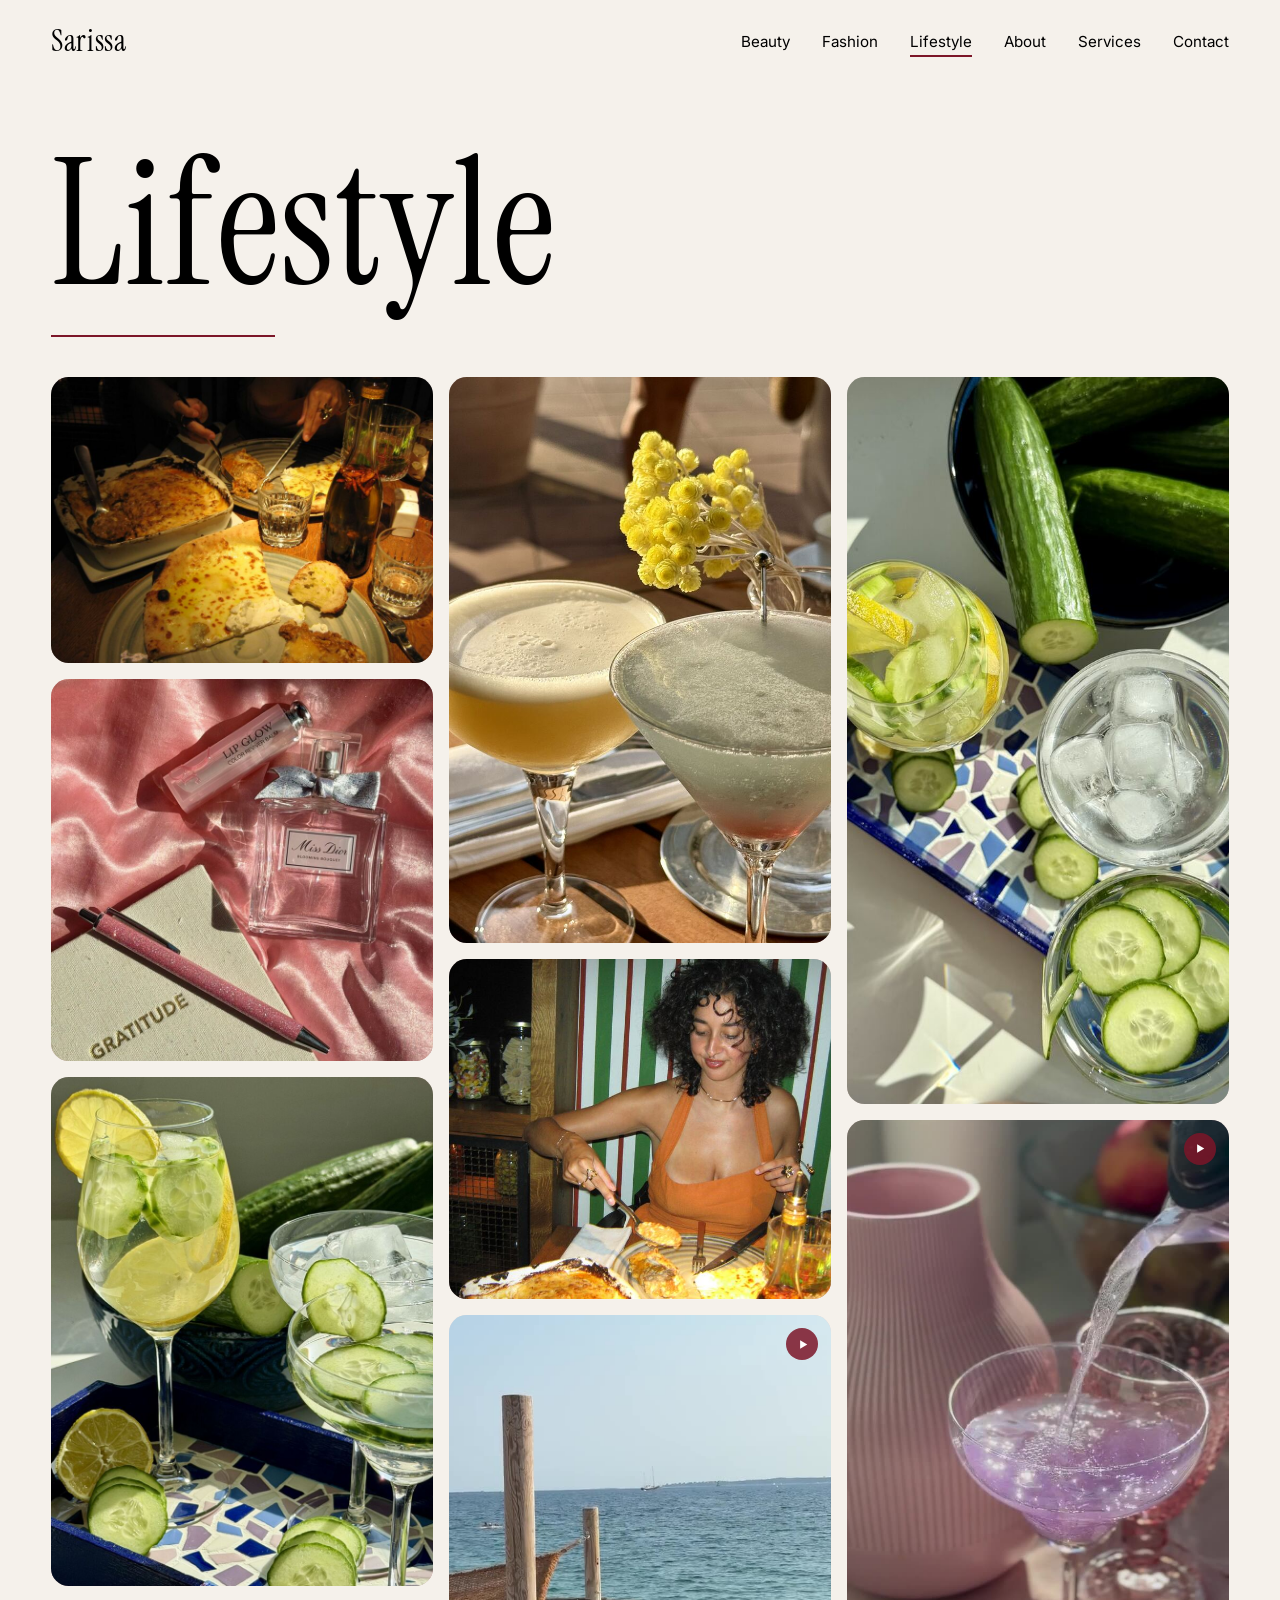
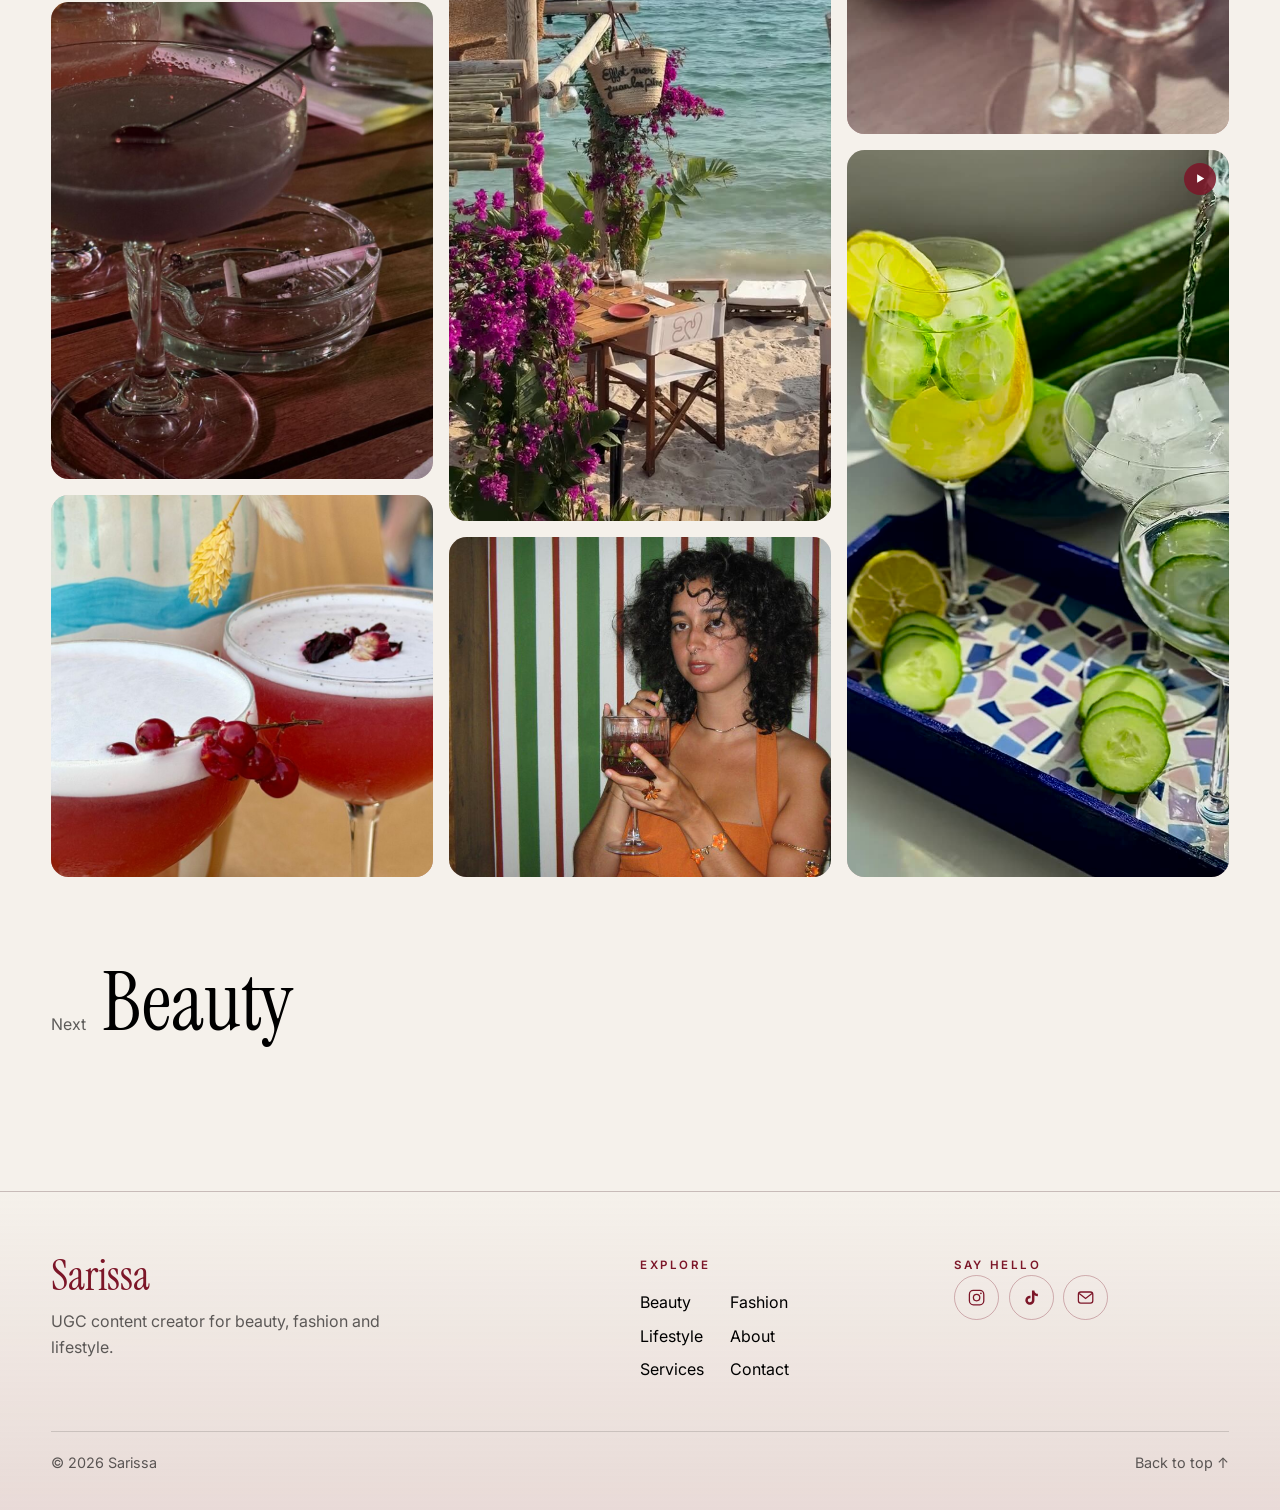
<file: lifestyle.html>
<!DOCTYPE html>
<html lang="en">
<head>
  <meta charset="utf-8">
  <meta name="viewport" content="width=device-width, initial-scale=1">
  <title>Lifestyle | Sarissa</title>
  <meta name="description" content="Lifestyle UGC content by Sarissa.">
  <link rel="canonical" href="https://sarissa-ugc.com/lifestyle.html">
  <meta property="og:type" content="website">
  <meta property="og:site_name" content="Sarissa">
  <meta property="og:title" content="Lifestyle | Sarissa">
  <meta property="og:description" content="Lifestyle UGC content by Sarissa.">
  <meta property="og:url" content="https://sarissa-ugc.com/lifestyle.html">
  <meta property="og:image" content="https://sarissa-ugc.com/assets/og-image.jpg">
  <meta property="og:image:width" content="1200">
  <meta property="og:image:height" content="630">
  <meta property="og:image:alt" content="Sarissa, UGC content creator: beauty looks and products">
  <meta name="twitter:card" content="summary_large_image">
  <link rel="icon" href="data:image/svg+xml,%3Csvg xmlns='http://www.w3.org/2000/svg' viewBox='0 0 64 64'%3E%3Crect width='64' height='64' rx='16' fill='%237C1628'/%3E%3Ctext x='32' y='45' font-size='40' text-anchor='middle' fill='%23F5F1EB' font-family='serif'%3ES%3C/text%3E%3C/svg%3E">
  <link rel="preconnect" href="https://fonts.googleapis.com">
  <link rel="preconnect" href="https://fonts.gstatic.com" crossorigin>
  <link href="https://fonts.googleapis.com/css2?family=Instrument+Serif:ital@0;1&family=Inter:wght@400;500;600&display=swap" rel="stylesheet">
  <link rel="stylesheet" href="style.css?v=18">
</head>
<body class="">
  <header class="site-header">
    <a class="wordmark" href="index.html">Sarissa</a>
    <button class="nav-toggle" aria-expanded="false" aria-controls="menu"><span></span><span></span><span class="sr">Menu</span></button>
    <nav id="menu" class="nav" aria-label="Main">
      <ul>
        <li><a href="beauty.html">Beauty</a></li>
        <li><a href="fashion.html">Fashion</a></li>
        <li><a href="lifestyle.html" aria-current="page">Lifestyle</a></li>
        <li><a href="about.html">About</a></li>
        <li><a href="services.html">Services</a></li>
        <li><a href="contact.html">Contact</a></li>
      </ul>
    </nav>
  </header>
  <main>
    <section class="page-head">
      <h1 data-split>Lifestyle</h1>
    </section>
    <div class="gallery" data-gallery="lifestyle" aria-label="Lifestyle content"></div>
    <section class="next">
      <a href="beauty.html"><span>Next</span>Beauty</a>
    </section>
  </main>
  <footer class="site-footer">
    <div class="foot-top">
      <div class="foot-brand">
        <p class="foot-mark">Sarissa</p>
        <p>UGC content creator for beauty, fashion and lifestyle.</p>
      </div>
      <nav class="foot-nav" aria-label="Footer">
        <p class="eyebrow">Explore</p>
        <a href="beauty.html">Beauty</a><a href="fashion.html">Fashion</a><a href="lifestyle.html">Lifestyle</a><a href="about.html">About</a><a href="services.html">Services</a><a href="contact.html">Contact</a>
      </nav>
      <div class="foot-social">
        <p class="eyebrow">Say hello</p>
        <div class="socials">
          <a class="soc" data-social="instagram" href="#" aria-label="Instagram"><svg viewBox="0 0 24 24" aria-hidden="true" fill="none" stroke="currentColor" stroke-width="1.6"><rect x="3" y="3" width="18" height="18" rx="5"/><circle cx="12" cy="12" r="4"/><circle cx="17.4" cy="6.6" r="1.1" fill="currentColor" stroke="none"/></svg></a>
          <a class="soc" data-social="tiktok" href="#" aria-label="TikTok"><svg viewBox="0 0 24 24" aria-hidden="true" fill="currentColor"><path d="M16.6 5.82A4.28 4.28 0 0 1 15.54 3h-3.09v12.4a2.59 2.59 0 0 1-2.59 2.5c-1.42 0-2.6-1.16-2.6-2.6 0-1.72 1.66-3.01 3.37-2.48V9.66c-3.45-.46-6.47 2.22-6.47 5.64 0 3.33 2.76 5.7 5.69 5.7 3.14 0 5.69-2.55 5.69-5.7V9.01a7.35 7.35 0 0 0 4.3 1.38V7.3s-1.88.09-3.24-1.48z"/></svg></a>
          <a class="soc" data-email href="#" aria-label="Email"><svg viewBox="0 0 24 24" aria-hidden="true" fill="none" stroke="currentColor" stroke-width="1.6"><rect x="3" y="5" width="18" height="14" rx="3"/><path d="m4 7 8 6 8-6"/></svg></a>
        </div>
      </div>
    </div>
    <div class="foot-bottom">
      <p class="copy">&copy; <span data-year>2026</span> Sarissa</p>
      <a class="to-top" href="#" data-top>Back to top <span aria-hidden="true">&uarr;</span></a>
    </div>
  </footer>
  <script src="content.js?v=18"></script>
  <script src="script.js?v=18"></script>
  <!-- Cloudflare Web Analytics --><script defer src="https://static.cloudflareinsights.com/beacon.min.js" data-cf-beacon='{"token": "9e6782a55d4944d29371c97cfbad153e"}'></script><!-- End Cloudflare Web Analytics -->
</body>
</html>
</file>
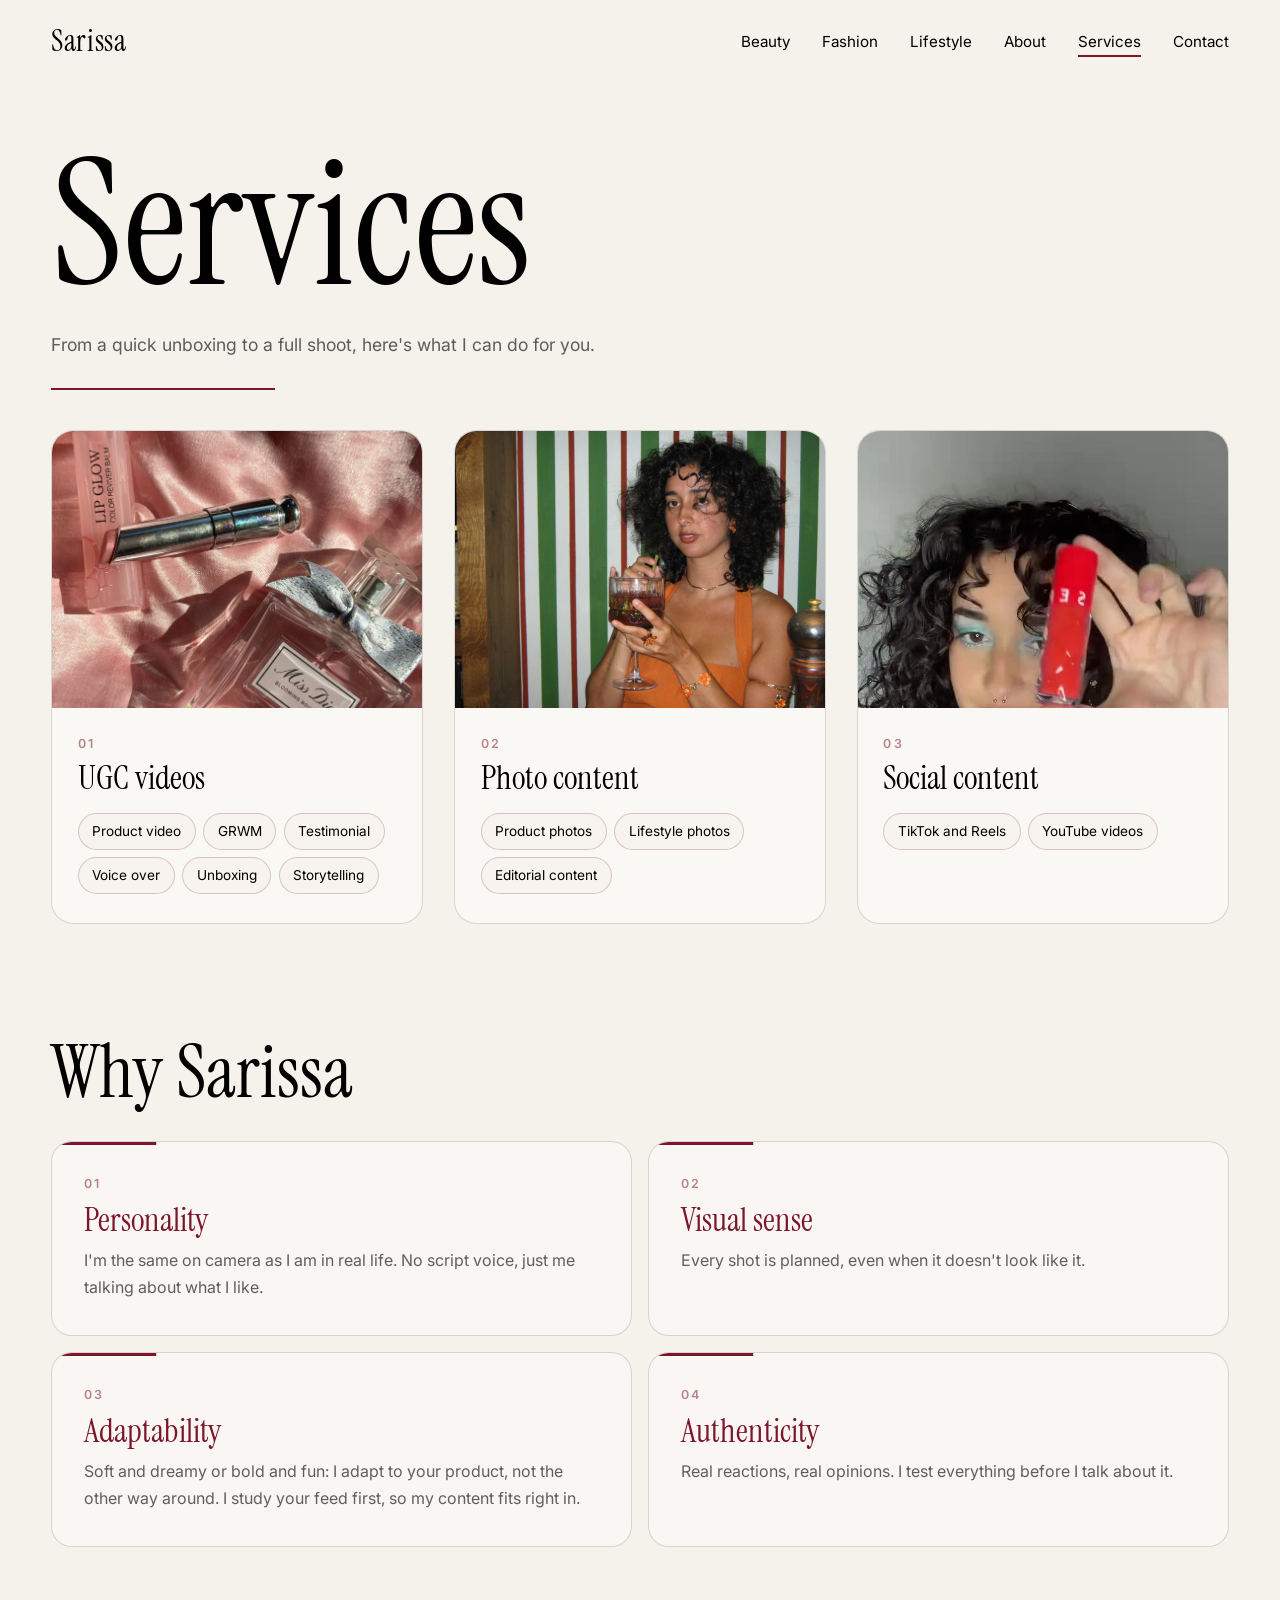
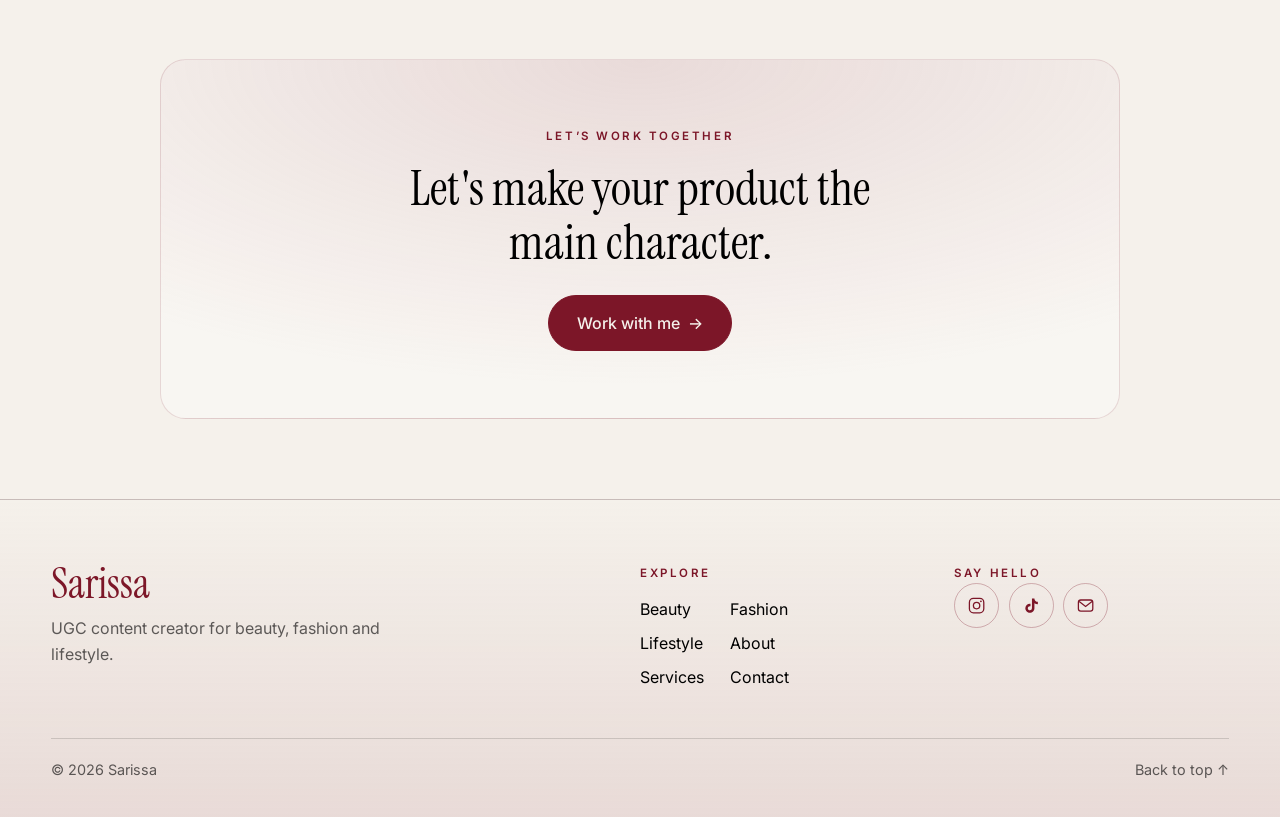
<file: services.html>
<!DOCTYPE html>
<html lang="en">
<head>
  <meta charset="utf-8">
  <meta name="viewport" content="width=device-width, initial-scale=1">
  <title>Services | Sarissa</title>
  <meta name="description" content="UGC videos, photo content and social content by Sarissa.">
  <link rel="canonical" href="https://sarissa-ugc.com/services.html">
  <meta property="og:type" content="website">
  <meta property="og:site_name" content="Sarissa">
  <meta property="og:title" content="Services | Sarissa">
  <meta property="og:description" content="UGC videos, photo content and social content by Sarissa.">
  <meta property="og:url" content="https://sarissa-ugc.com/services.html">
  <meta property="og:image" content="https://sarissa-ugc.com/assets/og-image.jpg">
  <meta property="og:image:width" content="1200">
  <meta property="og:image:height" content="630">
  <meta property="og:image:alt" content="Sarissa, UGC content creator: beauty looks and products">
  <meta name="twitter:card" content="summary_large_image">
  <link rel="icon" href="data:image/svg+xml,%3Csvg xmlns='http://www.w3.org/2000/svg' viewBox='0 0 64 64'%3E%3Crect width='64' height='64' rx='16' fill='%237C1628'/%3E%3Ctext x='32' y='45' font-size='40' text-anchor='middle' fill='%23F5F1EB' font-family='serif'%3ES%3C/text%3E%3C/svg%3E">
  <link rel="preconnect" href="https://fonts.googleapis.com">
  <link rel="preconnect" href="https://fonts.gstatic.com" crossorigin>
  <link href="https://fonts.googleapis.com/css2?family=Instrument+Serif:ital@0;1&family=Inter:wght@400;500;600&display=swap" rel="stylesheet">
  <link rel="stylesheet" href="style.css?v=18">
</head>
<body class="">
  <header class="site-header">
    <a class="wordmark" href="index.html">Sarissa</a>
    <button class="nav-toggle" aria-expanded="false" aria-controls="menu"><span></span><span></span><span class="sr">Menu</span></button>
    <nav id="menu" class="nav" aria-label="Main">
      <ul>
        <li><a href="beauty.html">Beauty</a></li>
        <li><a href="fashion.html">Fashion</a></li>
        <li><a href="lifestyle.html">Lifestyle</a></li>
        <li><a href="about.html">About</a></li>
        <li><a href="services.html" aria-current="page">Services</a></li>
        <li><a href="contact.html">Contact</a></li>
      </ul>
    </nav>
  </header>
  <main>
    <section class="page-head">
      <h1 data-split>Services</h1>
      <p>From a quick unboxing to a full shoot, here's what I can do for you.</p>
    </section>
    <div class="services">
      <article class="svc reveal" style="--d:0ms">
        <figure class="svc-media"><img src="assets/beauty/beauty-15.jpg" alt="" loading="lazy"></figure>
        <div class="svc-body">
          <span class="num">01</span>
          <h2>UGC videos</h2>
          <ul class="chips"><li>Product video</li><li>GRWM</li><li>Testimonial</li><li>Voice over</li><li>Unboxing</li><li>Storytelling</li></ul>
        </div>
      </article>
      <article class="svc reveal" style="--d:120ms">
        <figure class="svc-media"><img src="assets/lifestyle/lifestyle-01.jpg" alt="" loading="lazy"></figure>
        <div class="svc-body">
          <span class="num">02</span>
          <h2>Photo content</h2>
          <ul class="chips"><li>Product photos</li><li>Lifestyle photos</li><li>Editorial content</li></ul>
        </div>
      </article>
      <article class="svc reveal" style="--d:240ms">
        <figure class="svc-media"><img src="assets/beauty/beauty-10.jpg" alt="" loading="lazy"></figure>
        <div class="svc-body">
          <span class="num">03</span>
          <h2>Social content</h2>
          <ul class="chips"><li>TikTok and Reels</li><li>YouTube videos</li></ul>
        </div>
      </article>
    </div>
    <section class="why">
      <h2 class="reveal">Why Sarissa</h2>
      <div class="why-grid">
        <div class="why-card reveal" style="--d:0ms"><span class="num">01</span><h3>Personality</h3><p>I'm the same on camera as I am in real life. No script voice, just me talking about what I like.</p></div>
        <div class="why-card reveal" style="--d:110ms"><span class="num">02</span><h3>Visual sense</h3><p>Every shot is planned, even when it doesn't look like it.</p></div>
        <div class="why-card reveal" style="--d:220ms"><span class="num">03</span><h3>Adaptability</h3><p>Soft and dreamy or bold and fun: I adapt to your product, not the other way around. I study your feed first, so my content fits right in.</p></div>
        <div class="why-card reveal" style="--d:330ms"><span class="num">04</span><h3>Authenticity</h3><p>Real reactions, real opinions. I test everything before I talk about it.</p></div>
      </div>
    </section>
    <section class="cta-band reveal">
      <h2>Let's make your product the main character.</h2>
      <a class="btn dark arrow" href="contact.html">Work with me</a>
    </section>
  </main>
  <footer class="site-footer">
    <div class="foot-top">
      <div class="foot-brand">
        <p class="foot-mark">Sarissa</p>
        <p>UGC content creator for beauty, fashion and lifestyle.</p>
      </div>
      <nav class="foot-nav" aria-label="Footer">
        <p class="eyebrow">Explore</p>
        <a href="beauty.html">Beauty</a><a href="fashion.html">Fashion</a><a href="lifestyle.html">Lifestyle</a><a href="about.html">About</a><a href="services.html">Services</a><a href="contact.html">Contact</a>
      </nav>
      <div class="foot-social">
        <p class="eyebrow">Say hello</p>
        <div class="socials">
          <a class="soc" data-social="instagram" href="#" aria-label="Instagram"><svg viewBox="0 0 24 24" aria-hidden="true" fill="none" stroke="currentColor" stroke-width="1.6"><rect x="3" y="3" width="18" height="18" rx="5"/><circle cx="12" cy="12" r="4"/><circle cx="17.4" cy="6.6" r="1.1" fill="currentColor" stroke="none"/></svg></a>
          <a class="soc" data-social="tiktok" href="#" aria-label="TikTok"><svg viewBox="0 0 24 24" aria-hidden="true" fill="currentColor"><path d="M16.6 5.82A4.28 4.28 0 0 1 15.54 3h-3.09v12.4a2.59 2.59 0 0 1-2.59 2.5c-1.42 0-2.6-1.16-2.6-2.6 0-1.72 1.66-3.01 3.37-2.48V9.66c-3.45-.46-6.47 2.22-6.47 5.64 0 3.33 2.76 5.7 5.69 5.7 3.14 0 5.69-2.55 5.69-5.7V9.01a7.35 7.35 0 0 0 4.3 1.38V7.3s-1.88.09-3.24-1.48z"/></svg></a>
          <a class="soc" data-email href="#" aria-label="Email"><svg viewBox="0 0 24 24" aria-hidden="true" fill="none" stroke="currentColor" stroke-width="1.6"><rect x="3" y="5" width="18" height="14" rx="3"/><path d="m4 7 8 6 8-6"/></svg></a>
        </div>
      </div>
    </div>
    <div class="foot-bottom">
      <p class="copy">&copy; <span data-year>2026</span> Sarissa</p>
      <a class="to-top" href="#" data-top>Back to top <span aria-hidden="true">&uarr;</span></a>
    </div>
  </footer>
  <script src="content.js?v=18"></script>
  <script src="script.js?v=18"></script>
  <!-- Cloudflare Web Analytics --><script defer src="https://static.cloudflareinsights.com/beacon.min.js" data-cf-beacon='{"token": "9e6782a55d4944d29371c97cfbad153e"}'></script><!-- End Cloudflare Web Analytics -->
</body>
</html>
</file>
<file: style.css>
:root{
  --paper:#F5F1EB; --ink:#000; --wine:#7C1628; --wine-deep:#3E0B14; --wine-soft:#B8848A;
  --muted:rgba(0,0,0,.62); --line:rgba(0,0,0,.14);
  --display:"Instrument Serif","Times New Roman",serif;
  --body:"Inter",system-ui,-apple-system,"Segoe UI",sans-serif;
  --pad:clamp(1.25rem,4vw,3.5rem);
}
*,*::before,*::after{box-sizing:border-box}
html{scroll-behavior:smooth;background:var(--paper)}
body{position:relative;margin:0;background:var(--paper);color:var(--ink);font-family:var(--body);font-size:1rem;line-height:1.65;animation:pagein .6s ease;transition:opacity .28s ease;overflow-x:hidden}
body.leaving{opacity:0}
body.no-scroll{overflow:hidden}
img,video{max-width:100%}
a{color:inherit}
@keyframes pagein{from{opacity:0}to{opacity:1}}
.sr{position:absolute;width:1px;height:1px;overflow:hidden;clip:rect(0 0 0 0);white-space:nowrap}
:focus-visible{outline:2px solid var(--wine);outline-offset:3px}

/* Soft background shapes on every page */
body::before,body::after{content:"";position:fixed;z-index:-1;pointer-events:none;border-radius:50%}
body::before{width:46vw;height:46vw;left:-14vw;top:18vh;background:radial-gradient(circle,rgba(124,22,40,.12),transparent 70%)}
body::after{width:40vw;height:40vw;right:-12vw;bottom:-6vh;background:radial-gradient(circle,rgba(124,22,40,.09),transparent 70%)}
@media (hover:hover) and (min-width:900px){body::before{animation:drift 22s ease-in-out infinite alternate;will-change:transform}body::after{animation:drift 28s ease-in-out infinite alternate-reverse;will-change:transform}}
@keyframes drift{from{transform:translate3d(0,0,0) scale(1)}to{transform:translate3d(6vw,-8vh,0) scale(1.18)}}

/* Header */
.site-header{position:fixed;inset:0 0 auto 0;z-index:50;display:flex;align-items:center;justify-content:space-between;padding:1rem var(--pad);background:rgba(245,241,235,.88);-webkit-backdrop-filter:blur(12px);backdrop-filter:blur(12px);color:var(--ink);transition:background .35s,color .35s}
.home .site-header:not(.scrolled):not(.menu-open){background:transparent;-webkit-backdrop-filter:none;backdrop-filter:none;color:var(--paper)}
.site-header.menu-open{background:transparent;-webkit-backdrop-filter:none;backdrop-filter:none;color:var(--paper)}
.wordmark{position:relative;z-index:2;font-family:var(--display);font-size:1.9rem;letter-spacing:.02em;text-decoration:none}
.nav ul{display:flex;gap:2rem;list-style:none;margin:0;padding:0}
.nav a{position:relative;text-decoration:none;font-size:.95rem;padding:.25rem 0}
.nav a::after{content:"";position:absolute;left:0;right:0;bottom:-2px;height:1px;background:currentColor;transform:scaleX(0);transform-origin:left;transition:transform .35s}
.nav a:hover::after,.nav a[aria-current="page"]::after{transform:scaleX(1)}
.site-header:not(.menu-open) .nav a[aria-current="page"]::after{height:2px;background:var(--wine)}
.home .site-header:not(.scrolled) .nav a[aria-current="page"]::after{background:currentColor}
.nav-toggle{display:none;position:relative;z-index:2;width:44px;height:44px;background:none;border:0;color:inherit;cursor:pointer}
.nav-toggle span:not(.sr){position:absolute;left:10px;right:10px;height:1.5px;background:currentColor;transition:transform .3s,top .3s}
.nav-toggle span:nth-child(1){top:17px}
.nav-toggle span:nth-child(2){top:26px}
.menu-open .nav-toggle span:nth-child(1){top:21px;transform:rotate(45deg)}
.menu-open .nav-toggle span:nth-child(2){top:21px;transform:rotate(-45deg)}
@media (max-width:820px){
  .nav-toggle{display:block}
  .nav{position:fixed;inset:0;z-index:1;display:flex;align-items:center;justify-content:center;background:linear-gradient(160deg,var(--wine),var(--wine-deep));color:var(--paper);opacity:0;visibility:hidden;transition:opacity .3s,visibility .3s}
  .site-header.menu-open .nav{opacity:1;visibility:visible}
  .nav ul{flex-direction:column;align-items:center;gap:1.3rem}
  .nav a{font-family:var(--display);font-size:2.6rem}
}

/* Hero */
.hero{position:relative;min-height:100svh;display:grid;align-items:end;justify-items:center;text-align:center;color:var(--paper);overflow:hidden;background:var(--wine-deep)}
.hero-photo{position:absolute;inset:0;width:100%;height:100%;margin:0}
.hero-media{position:absolute;inset:0;background:radial-gradient(60% 80% at 50% 40%,#4a0a1a 0,#24030c 55%,#160208 100%)}
.hero-video{position:absolute;inset:0;width:100%;height:100%;object-fit:cover;object-position:50% 30%}
/* Never show the browser's own play button on background videos */
.hero-video::-webkit-media-controls,.world video::-webkit-media-controls{display:none!important}
.hero-video::-webkit-media-controls-start-playback-button,.world video::-webkit-media-controls-start-playback-button{display:none!important;-webkit-appearance:none}
/* Animated image used instead of a video when the browser blocks autoplay */
.world .world-anim{position:absolute;inset:0;z-index:0;width:100%;height:100%;object-fit:cover;opacity:0;transition:opacity .4s ease}
.world .world-anim.on{opacity:1}
}
.hero-photo img{display:block;width:100%;height:100%;object-fit:cover;object-position:50% 70%;animation:settle 2.4s cubic-bezier(.2,.7,.2,1) both}
@keyframes settle{from{transform:scale(1.08)}to{transform:scale(1)}}
.hero::before{content:"";position:absolute;inset:0;z-index:1;background:linear-gradient(180deg,rgba(124,22,40,.28) 0,rgba(62,11,20,.04) 28%,rgba(20,3,8,.4) 72%,rgba(20,3,8,.3) 100%)}
.hero::after{content:"";position:absolute;left:0;right:0;bottom:-1px;height:55%;z-index:2;background:linear-gradient(180deg,rgba(245,241,235,0) 0,rgba(245,241,235,.03) 10%,rgba(245,241,235,.09) 22%,rgba(245,241,235,.2) 35%,rgba(245,241,235,.38) 48%,rgba(245,241,235,.6) 62%,rgba(245,241,235,.82) 78%,rgba(245,241,235,.95) 90%,var(--paper) 100%)}
.hero-inner{position:relative;z-index:3;padding:6rem var(--pad) clamp(6rem,13vh,9rem)}
.wordmark-xl{margin:0;display:flex;justify-content:center;max-width:100%;white-space:nowrap;padding:0 .05em .04em;font-family:var(--display);font-weight:400;text-transform:uppercase;font-size:clamp(3.4rem,21vw,21rem);line-height:1;letter-spacing:.03em;filter:drop-shadow(0 .05em .16em rgba(20,3,8,.35));transform-origin:50% 60%;animation:emerge 4.5s cubic-bezier(.22,.7,.3,1) .3s both}
.wordmark-xl span{display:inline-block;color:transparent;background:linear-gradient(180deg,rgba(255,255,255,.8) 0,rgba(255,255,255,.36) 50%,rgba(255,255,255,.12) 100%);-webkit-background-clip:text;background-clip:text;-webkit-text-stroke:1.5px rgba(255,255,255,.6)}
@keyframes emerge{from{opacity:0;transform:scale(.72)}to{opacity:1;transform:scale(1)}}
@keyframes rise{from{transform:translateY(108%)}to{transform:none}}
.hero-tag{margin:.6rem auto .7rem;max-width:30ch;font-family:var(--display);font-size:clamp(1.4rem,2.6vw,2.2rem);line-height:1.2}
.hero-role{margin:0 auto;font-size:1.05rem;font-weight:500;letter-spacing:.04em}
.hero-cta{display:flex;gap:.6rem;justify-content:center;flex-wrap:wrap;margin-top:1.5rem}
.btn{display:inline-block;padding:.85rem 1.7rem;border-radius:999px;background:var(--paper);color:var(--ink);border:1px solid var(--paper);text-decoration:none;cursor:pointer;font:inherit;font-weight:500;transition:background .3s,color .3s,border-color .3s,transform .3s}
.btn:hover{background:var(--wine);border-color:var(--wine);color:var(--paper);transform:translateY(-2px)}
.btn.ghost{background:transparent;color:inherit;border-color:currentColor}
.btn.ghost:hover{background:var(--paper);border-color:var(--paper);color:var(--wine)}
.hero .btn{padding:.55rem 1.3rem;font-size:.85rem;letter-spacing:.04em;background:rgba(245,241,235,.45);border:1px solid rgba(124,22,40,.55);color:var(--ink);-webkit-backdrop-filter:blur(10px);backdrop-filter:blur(10px)}
.hero .btn:hover{background:var(--wine);border-color:var(--wine);color:var(--paper);transform:translateY(-1px)}
.hero .btn.ghost{background:transparent;color:var(--wine)}
.hero .btn.ghost:hover{background:var(--wine);border-color:var(--wine);color:var(--paper)}
@media (min-width:821px) and (min-aspect-ratio:4/5){
  /* Wide screens: a tall hero. The video (hair to neck) fills the width minus a thin faded border,
     SARISSA sits just under the eyes on the first screen, the text and buttons below the neck,
     and the fade to the page starts at the buttons. */
  .hero{--vw:calc(100vw - 2 * clamp(20px,4vw,72px));min-height:0;height:calc(var(--vw) * 1600 / 1440);align-items:stretch}
  .hero-video{left:50%;right:auto;width:var(--vw);height:100%;object-fit:cover;object-position:50% 50%;transform:translateX(-50%);
    -webkit-mask-image:linear-gradient(90deg,transparent 0,#000 13%,#000 87%,transparent 100%);mask-image:linear-gradient(90deg,transparent 0,#000 13%,#000 87%,transparent 100%)}
  /* Sides fade to black so the edges melt into her dark hair */
  .hero-media{background:linear-gradient(90deg,#030102 0,#080206 22%,#120309 50%,#080206 78%,#030102 100%)}
  .hero-inner{display:flex;flex-direction:column;align-items:center;height:100%;padding:32vw var(--pad) clamp(2.5rem,4.5vw,5rem)}
  .hero::before{background:linear-gradient(180deg,rgba(124,22,40,.22) 0,rgba(62,11,20,0) 25%,rgba(20,3,8,.12) 55%,rgba(20,3,8,.35) 80%,rgba(20,3,8,.2) 100%)}
  .hero::after{height:24%}
  /* Buttons now sit on the dark video: light outline for the second one */
  .hero .btn.ghost{color:var(--paper);border-color:rgba(245,241,235,.7)}
}
.btn.dark{background:var(--wine);border-color:var(--wine);color:var(--paper)}
.btn.dark:hover{background:var(--ink);border-color:var(--ink)}

/* Home sections */
.worlds{display:flex;gap:1rem;height:80vh;min-height:520px;padding:0 var(--pad)}
.world{position:relative;flex:1;display:flex;flex-direction:column;justify-content:flex-end;padding:1.8rem;border-radius:1.4rem;overflow:hidden;color:var(--paper);text-decoration:none;
  background-image:var(--cover),var(--g);background-size:cover;background-position:center;transition:flex .7s cubic-bezier(.2,.7,.2,1)}
.world::after{content:"";position:absolute;inset:0;background:linear-gradient(180deg,transparent 40%,rgba(20,3,8,.72))}
.world>*:not(video){position:relative;z-index:1}
.world video{position:absolute;inset:0;z-index:0;width:100%;height:100%;object-fit:cover;opacity:0;transition:opacity .6s ease}
.world video.playing{opacity:1}
.world video[hidden]{display:none}
.world h2{margin:0;font-family:var(--display);font-weight:400;font-size:clamp(2.2rem,4.4vw,4rem);line-height:1}
.world p{margin:.5rem 0 0;max-width:30ch;opacity:0;transform:translateY(8px);transition:opacity .5s,transform .5s}
.worlds:hover .world{flex:.7}
.worlds .world:hover,.worlds .world:focus-visible{flex:2.2}
.world:hover p,.world:focus-visible p{opacity:1;transform:none}
.world.b{--g:linear-gradient(160deg,var(--wine),var(--wine-deep))}
.world.f{--g:linear-gradient(160deg,#000,var(--wine))}
.world.l{--g:linear-gradient(160deg,var(--wine-soft),var(--wine))}
@media (max-width:820px){
  .worlds{flex-direction:column;height:auto;min-height:0}
  .world,.worlds:hover .world,.worlds .world:hover{flex:none;aspect-ratio:4 / 5}
  .world p{opacity:1;transform:none}
}
.cta-band{position:relative;max-width:60rem;margin:6rem auto 5rem;padding:clamp(2.6rem,6vw,4.2rem) var(--pad);border:1px solid rgba(124,22,40,.14);border-radius:1.6rem;text-align:center;overflow:hidden;
  background:radial-gradient(120% 130% at 50% 0%,rgba(184,132,138,.24),rgba(245,241,235,0) 70%),rgba(255,255,255,.35)}
@media (max-width:1100px){.cta-band{margin-left:var(--pad);margin-right:var(--pad)}}
.cta-band::before{content:"Let\2019s work together";display:block;margin-bottom:1rem;font-size:.72rem;font-weight:600;letter-spacing:.22em;text-transform:uppercase;color:var(--wine)}
.cta-band h2{max-width:20ch;margin:0 auto 1.6rem;font-family:var(--display);font-weight:400;font-size:clamp(1.9rem,3.8vw,3.1rem);line-height:1.1;color:var(--ink)}
.btn.arrow::after{content:"\2192";display:inline-block;margin-left:.55rem;transition:transform .3s}
.btn.arrow:hover::after{transform:translateX(4px)}

/* Scrolling band */
.marquee{overflow:hidden;background:var(--wine);color:var(--paper);padding:1rem 0;margin:clamp(2rem,5vw,4rem) 0}
.marquee-track{display:flex;width:max-content;animation:scroll-x 36s linear infinite}
.marquee-group{display:flex;flex-shrink:0;align-items:center;gap:2.2rem;padding-right:2.2rem}
.marquee span{font-family:var(--display);font-size:clamp(1.8rem,3.4vw,3rem);line-height:1.1;white-space:nowrap}
.marquee i{display:block;width:.55rem;height:.55rem;border-radius:50%;background:var(--paper);opacity:.7}
@keyframes scroll-x{to{transform:translateX(-50%)}}

/* Phones and touch screens: lighter effects for a smoother scroll */
@media (hover:none),(max-width:820px){
  .site-header,.hero .btn{-webkit-backdrop-filter:none!important;backdrop-filter:none!important}
  .site-header{background:rgba(245,241,235,.97)}
  .wordmark-xl{filter:none;animation-duration:1.8s}
  .hero-photo img{animation-duration:1.4s}
  .tile,.reveal{transition-duration:.5s}
}

/* Small helpers */
.eyebrow{margin:0 0 1rem;font-size:.72rem;font-weight:600;letter-spacing:.22em;text-transform:uppercase;color:var(--wine)}
.num{display:block;font-size:.78rem;font-weight:600;letter-spacing:.18em;color:var(--wine-soft)}

/* Page headings */
.page-head{padding:9rem var(--pad) 2.5rem}
.page-head h1{margin:0;font-family:var(--display);font-weight:400;font-size:clamp(4rem,14vw,11rem);line-height:.92;letter-spacing:.005em}
.page-head h1.long{font-size:clamp(3rem,8vw,7rem)}
.page-head p{max-width:34rem;margin:1.5rem 0 0;color:var(--muted);font-size:1.1rem}
.page-head::after{content:"";display:block;width:min(14rem,40%);height:2px;margin-top:1.8rem;background:var(--wine);transform-origin:left;animation:draw 1.1s .5s cubic-bezier(.2,.7,.2,1) both}
@keyframes draw{from{transform:scaleX(0)}to{transform:scaleX(1)}}
.split .w{display:inline-block;overflow:hidden;vertical-align:top;padding-bottom:.14em;margin-bottom:-.14em}
.split .c{display:inline-block;animation:rise 1s cubic-bezier(.2,.7,.2,1) both;animation-delay:calc(var(--i) * 45ms + 150ms)}

/* Galleries */
.gallery{display:flex;align-items:stretch;gap:1rem;padding:0 var(--pad) 3rem}
.gcol{flex:1 1 0;min-width:0;display:flex;flex-direction:column;gap:1rem}
.gcol .tile{flex:var(--h,1) 0 auto}
@media (max-width:600px){.gallery,.gcol{gap:.6rem}}
.tile{position:relative;display:block;width:100%;margin:0;padding:0;border:0;border-radius:1.1rem;overflow:hidden;isolation:isolate;cursor:zoom-in;aspect-ratio:var(--ratio,3 / 4);
  background:linear-gradient(150deg,#EBDFD9,#DDC5C4);opacity:0;transform:translateY(18px);transition:opacity .7s ease,transform .7s ease;transition-delay:calc(var(--i,0) * 70ms)}
.tile:nth-child(3n+2){background:linear-gradient(150deg,#DDC5C4,#C5999D)}
.tile:nth-child(3n){background:linear-gradient(150deg,#EBDFD9,#CDA7AA)}
.tile.in{opacity:1;transform:none}
.tile::after{content:"";position:absolute;inset:0;pointer-events:none;background:linear-gradient(180deg,transparent 50%,rgba(124,22,40,.6));opacity:0;transition:opacity .5s}
.tile:hover::after,.tile:focus-visible::after{opacity:1}
.tile img,.tile video{position:absolute;inset:0;display:block;width:100%;height:100%;object-fit:cover;object-position:50% 35%;transition:transform .9s cubic-bezier(.2,.7,.2,1)}
@media (hover:hover){.tile:hover img,.tile:hover video{transform:scale(1.04)}}
.tile.is-video::before{content:"";position:absolute;right:.8rem;top:.8rem;z-index:2;width:2rem;height:2rem;border-radius:50%;background:rgba(124,22,40,.85) url("data:image/svg+xml,%3Csvg xmlns='http://www.w3.org/2000/svg' viewBox='0 0 24 24'%3E%3Cpath fill='white' d='M9 6.5v11l9-5.5z'/%3E%3C/svg%3E") center/60% no-repeat}
.tile .ph{position:absolute;inset:0;z-index:1;display:none;align-items:center;justify-content:center;padding:1rem;text-align:center;font-size:.85rem;color:var(--wine)}
.tile.missing{cursor:default}
.tile.missing::after{display:none}
.tile.missing .ph{display:flex}
.tile.missing.is-video::before{display:none}
.next{padding:2rem var(--pad) 6rem}
.next a{display:inline-flex;align-items:baseline;gap:1rem;text-decoration:none;font-family:var(--display);font-size:clamp(2.4rem,6.4vw,5.4rem);line-height:1.1;transition:color .3s,letter-spacing .4s}
.next a span{font-family:var(--body);font-size:1rem;color:var(--muted)}
.next a:hover{color:var(--wine);letter-spacing:.02em}

/* Lightbox */
.lightbox{position:fixed;inset:0;z-index:100;display:flex;align-items:center;justify-content:center;background:rgba(10,2,4,.95);opacity:0;visibility:hidden;transition:opacity .3s,visibility .3s}
.lightbox.open{opacity:1;visibility:visible}
.lb-stage img,.lb-stage video{display:block;max-width:92vw;max-height:86vh;border-radius:.8rem}
.lightbox button{position:absolute;width:48px;height:48px;border:0;border-radius:50%;background:rgba(245,241,235,.14);color:var(--paper);font-size:1.5rem;cursor:pointer;transition:background .3s}
.lightbox button:hover{background:var(--wine)}
.lb-close{top:1rem;right:1rem}
.lb-prev{left:1rem;top:50%;transform:translateY(-50%)}
.lb-next{right:1rem;top:50%;transform:translateY(-50%)}

/* About */
.about-grid{display:grid;grid-template-columns:minmax(0,5fr) minmax(0,7fr);gap:clamp(2rem,6vw,6rem);padding:0 var(--pad) 5rem;align-items:start}
.portrait{position:sticky;top:6rem;aspect-ratio:4 / 5;border-radius:1.4rem;background-image:var(--cover),linear-gradient(160deg,var(--wine-soft),var(--wine-deep));background-size:cover;background-position:50% 30%}
.about-blocks section{padding:2rem 0;border-top:1px solid var(--line)}
.about-blocks section:first-child{border-top:0;padding-top:0}
.about-blocks h2{margin:0 0 .6rem;font-family:var(--display);font-weight:400;font-size:clamp(2rem,3.6vw,2.9rem);line-height:1.1}
.about-blocks p{margin:0;max-width:34rem}
@media (max-width:820px){.about-grid{grid-template-columns:1fr}.portrait{position:static;aspect-ratio:4 / 5}}

/* Services */
.services{display:grid;grid-template-columns:repeat(3,minmax(0,1fr));gap:clamp(1rem,2.4vw,2rem);padding:0 var(--pad) 5rem}
.svc{display:flex;flex-direction:column;border-radius:1.4rem;overflow:hidden;background:rgba(255,255,255,.5);border:1px solid var(--line);transition:opacity .8s ease,transform .8s cubic-bezier(.2,.7,.2,1),box-shadow .4s}
.svc:hover{box-shadow:0 18px 40px -22px rgba(62,11,20,.45)}
.svc-media{margin:0;aspect-ratio:4 / 3;overflow:hidden;background:linear-gradient(150deg,#EBDFD9,#CDA7AA)}
.svc-media img{display:block;width:100%;height:100%;object-fit:cover;object-position:50% 35%;transition:transform 1.1s cubic-bezier(.2,.7,.2,1)}
.svc:hover .svc-media img{transform:scale(1.06)}
.svc-body{padding:1.6rem 1.6rem 1.8rem}
.svc h2{margin:.4rem 0 1.1rem;font-family:var(--display);font-weight:400;font-size:clamp(1.9rem,2.6vw,2.4rem);line-height:1.05}
.chips{display:flex;flex-wrap:wrap;gap:.45rem;margin:0;padding:0;list-style:none}
.chips li{padding:.38rem .85rem;border:1px solid rgba(124,22,40,.22);border-radius:999px;font-size:.85rem;background:rgba(245,241,235,.7);transition:background .3s,color .3s,border-color .3s}
.chips li:hover{background:var(--wine);border-color:var(--wine);color:var(--paper)}
.why{padding:2rem var(--pad) 1rem}
.why h2{margin:0 0 2rem;font-family:var(--display);font-weight:400;font-size:clamp(2.6rem,6vw,4.6rem);line-height:1}
.why-grid{display:grid;grid-template-columns:repeat(2,minmax(0,1fr));gap:1rem}
.why-card{position:relative;padding:2rem 2rem 2.2rem;border-radius:1.3rem;border:1px solid var(--line);background:rgba(255,255,255,.4);overflow:hidden;transition:opacity .8s ease,transform .8s cubic-bezier(.2,.7,.2,1),background .4s}
.why-card::before{content:"";position:absolute;left:0;top:0;height:3px;width:100%;background:var(--wine);transform:scaleX(0);transform-origin:left;transition:transform .9s cubic-bezier(.2,.7,.2,1) calc(var(--d,0ms) + .25s)}
.why-card.in::before{transform:scaleX(.18)}
.why-card:hover::before{transform:scaleX(1);transition-delay:0s}
.why-card:hover{background:rgba(255,255,255,.75)}
.why-card h3{margin:.5rem 0 .6rem;font-family:var(--display);font-weight:400;font-size:clamp(1.8rem,2.6vw,2.3rem);line-height:1.05;color:var(--wine)}
.why-card p{margin:0;max-width:34rem;color:var(--muted)}
@media (max-width:900px){.services{grid-template-columns:1fr}.svc-media{aspect-ratio:16 / 10}}
@media (max-width:640px){.why-grid{grid-template-columns:1fr}.why-card{padding:1.6rem}}

/* Contact */
.contact-grid{display:grid;grid-template-columns:minmax(0,5fr) minmax(0,7fr);gap:clamp(1.5rem,5vw,4.5rem);padding:0 var(--pad) 4rem;align-items:start}
.contact-side{display:grid;gap:.7rem}
.c-link{display:flex;align-items:center;gap:1rem;padding:1rem 1.2rem;border:1px solid var(--line);border-radius:1.1rem;background:rgba(255,255,255,.45);text-decoration:none;transition:background .35s,border-color .35s,transform .35s}
.c-link:hover{background:#fff;border-color:rgba(124,22,40,.35);transform:translateX(4px)}
.c-ico{flex:none;display:grid;place-items:center;width:2.9rem;height:2.9rem;border-radius:50%;background:var(--wine);color:var(--paper);transition:transform .4s}
.c-ico svg{width:1.3rem;height:1.3rem}
.c-link:hover .c-ico{transform:rotate(-8deg) scale(1.06)}
.c-txt{display:grid;min-width:0}
.c-txt small{font-size:.72rem;font-weight:600;letter-spacing:.16em;text-transform:uppercase;color:var(--muted)}
.c-txt strong{font-family:var(--display);font-weight:400;font-size:clamp(1.3rem,2vw,1.6rem);line-height:1.2;overflow-wrap:anywhere}
.c-arrow{margin-left:auto;color:var(--wine);transition:transform .35s}
.c-link:hover .c-arrow{transform:translateX(4px)}
.contact-card{display:grid;gap:1.4rem;padding:clamp(1.6rem,4vw,2.8rem);border-radius:1.6rem;border:1px solid var(--line);background:rgba(255,255,255,.55);box-shadow:0 24px 50px -36px rgba(62,11,20,.45)}
.row2{display:grid;grid-template-columns:1fr 1fr;gap:1.4rem}
.field{display:grid;gap:.3rem}
.field span{font-size:.72rem;font-weight:600;letter-spacing:.16em;text-transform:uppercase;color:var(--muted);transition:color .3s}
.field:focus-within span{color:var(--wine)}
.field input,.field textarea{width:100%;padding:.7rem 0;border:0;border-bottom:1px solid rgba(0,0,0,.2);border-radius:0;background:transparent;color:var(--ink);font:inherit;font-size:1.05rem;
  background-image:linear-gradient(var(--wine),var(--wine));background-size:0 2px;background-position:0 100%;background-repeat:no-repeat;transition:background-size .5s cubic-bezier(.2,.7,.2,1)}
.field input:focus,.field textarea:focus{outline:none;background-size:100% 2px}
.field input::placeholder,.field textarea::placeholder{color:rgba(0,0,0,.3)}
.field textarea{min-height:8rem;resize:vertical}
.form-foot{display:flex;flex-wrap:wrap;align-items:center;gap:1rem 1.4rem;margin-top:.4rem}
.form-status{margin:0;font-size:.88rem;color:var(--wine)}
.form-status a{color:inherit}
.btn:disabled{opacity:.7;cursor:wait;transform:none}
.hp{position:absolute;left:-9999px;width:1px;height:1px;opacity:0}
.contact-card{position:relative}
.contact-card.sent>*:not(.form-done){visibility:hidden}
.form-done{position:absolute;inset:0;display:flex;flex-direction:column;align-items:center;justify-content:center;gap:.4rem;padding:2rem;text-align:center;animation:pagein .6s ease}
.form-done[hidden]{display:none}
.form-done h2{margin:.6rem 0 0;font-family:var(--display);font-weight:400;font-size:clamp(2.2rem,4vw,3rem);line-height:1.05}
.form-done p{margin:0;max-width:26rem;color:var(--muted)}
.done-ico{display:grid;place-items:center;width:3.6rem;height:3.6rem;border-radius:50%;background:var(--wine);color:var(--paper);animation:pop .6s cubic-bezier(.2,.9,.3,1.3) both}
.done-ico svg{width:1.6rem;height:1.6rem}
@keyframes pop{from{transform:scale(.4);opacity:0}to{transform:none;opacity:1}}
@media (max-width:820px){.contact-grid{grid-template-columns:1fr}}
@media (max-width:560px){.row2{grid-template-columns:1fr}.c-link{padding:.9rem 1rem;gap:.8rem}.c-txt strong{font-size:1.12rem}}

/* Footer */
.site-footer{position:relative;overflow:hidden;margin-top:3rem;padding:4rem var(--pad) 1rem;border-top:1px solid var(--line);background:linear-gradient(180deg,rgba(245,241,235,0),rgba(184,132,138,.2))}
.site-footer p{margin:0}
.foot-top{display:grid;grid-template-columns:minmax(0,2fr) minmax(0,1fr) minmax(0,1fr);gap:2.5rem}
.foot-mark{font-family:var(--display);font-size:2.6rem;line-height:1;color:var(--wine);margin-bottom:.6rem!important}
.foot-brand p:last-child{max-width:24rem;color:var(--muted)}
.foot-nav{display:grid;grid-template-columns:repeat(2,max-content);gap:.45rem 1.6rem;align-content:start}
.foot-nav .eyebrow{grid-column:1 / -1;margin-bottom:.4rem}
.foot-nav a{text-decoration:none;transition:color .3s}
.foot-nav a:hover{color:var(--wine)}
.socials{display:flex;gap:.6rem}
.soc{display:grid;place-items:center;width:2.8rem;height:2.8rem;border-radius:50%;border:1px solid rgba(124,22,40,.3);color:var(--wine);transition:background .3s,color .3s,transform .3s}
.soc svg{width:1.2rem;height:1.2rem}
.soc:hover{background:var(--wine);color:var(--paper);transform:translateY(-3px)}
.foot-bottom{display:flex;justify-content:space-between;align-items:center;gap:1rem;margin-top:3rem;padding:1.2rem 0;border-top:1px solid var(--line)}
.copy{color:var(--muted);font-size:.9rem}
.to-top{font-size:.9rem;text-decoration:none;color:var(--muted);transition:color .3s}
.to-top:hover{color:var(--wine)}
@media (max-width:820px){.foot-top{grid-template-columns:1fr 1fr}.foot-brand{grid-column:1 / -1}}

/* Scroll reveal for text blocks */
.reveal{opacity:0;transform:translateY(16px);transition:opacity .7s ease,transform .7s ease;transition-delay:var(--d,0ms)}
.reveal.in{opacity:1;transform:none}

@media (prefers-reduced-motion:reduce){
  *,*::before,*::after{animation:none!important;transition:none!important;scroll-behavior:auto!important}
  .tile,.reveal{opacity:1;transform:none}
  .tile{translate:none}
}
</file>
